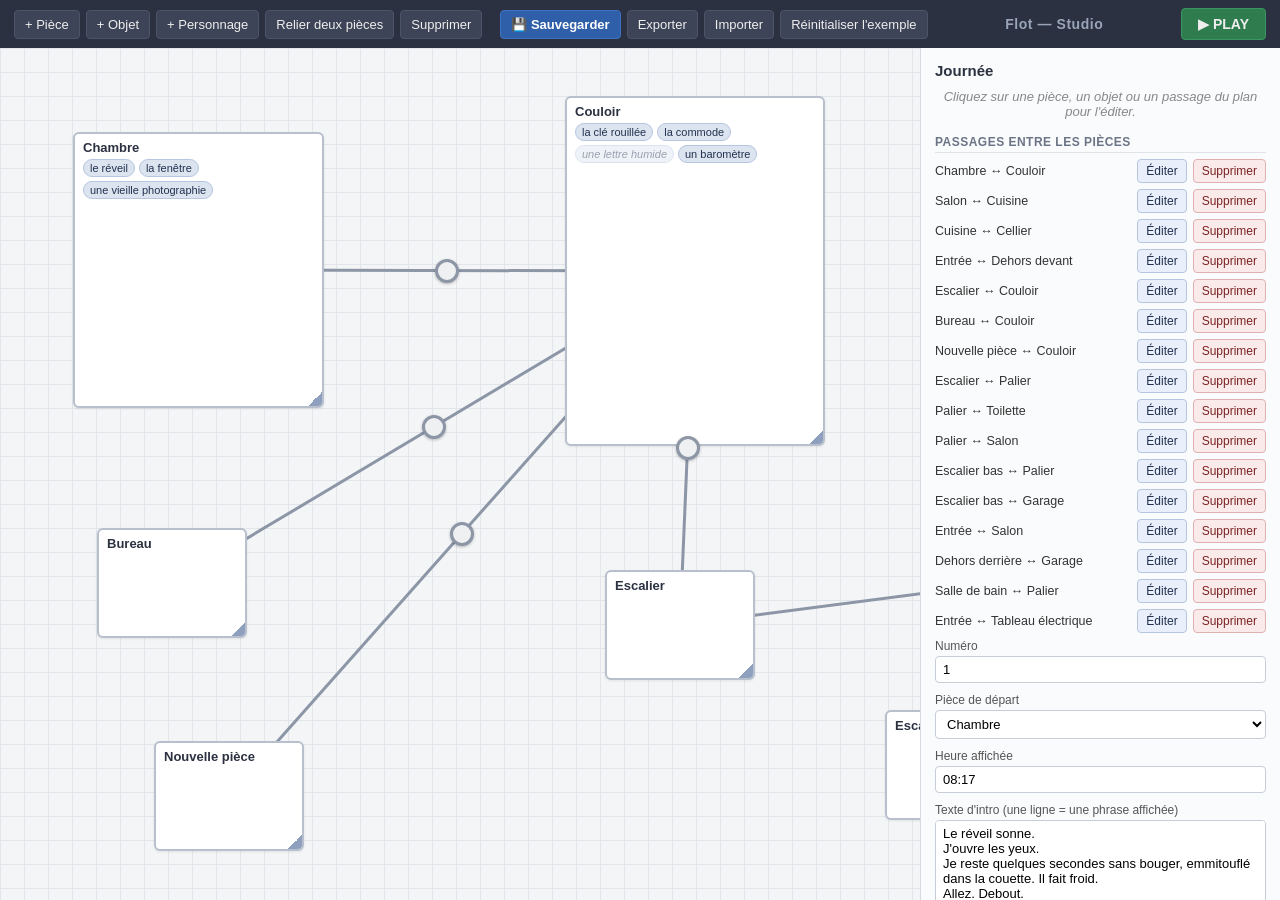
<file: index.html>
<!DOCTYPE html>
<html lang="fr">
<head>
<meta charset="UTF-8">
<meta name="viewport" content="width=device-width, initial-scale=1">
<title>Flot — Studio</title>
<link rel="stylesheet" href="style.css">
</head>
<body>

  <!-- ==================================================================
       LE STUDIO (mode édition)
       ================================================================== -->
  <div id="studio">

    <header id="barre-outils">
      <div class="barre-outils-groupe">
        <button id="btn-ajouter-piece" title="Ajouter une pièce">+ Pièce</button>
        <button id="btn-ajouter-objet" title="Ajouter un objet dans la pièce sélectionnée">+ Objet</button>
        <button id="btn-ajouter-personnage" title="Ajouter un personnage dans la pièce sélectionnée">+ Personnage</button>
        <button id="btn-relier" title="Cliquer sur deux pièces pour les relier">Relier deux pièces</button>
        <button id="btn-supprimer" title="Supprimer l'élément sélectionné">Supprimer</button>
      </div>
      <div class="barre-outils-groupe">
        <button id="btn-sauvegarder" class="bouton-sauvegarde" title="Écrit directement dans data/monde-exemple.js (nécessite lancer-studio.bat)">💾 Sauvegarder</button>
        <button id="btn-exporter" title="Télécharger monde.json">Exporter</button>
        <button id="btn-importer" title="Recharger un fichier monde.json">Importer</button>
        <input type="file" id="input-importer" accept="application/json" hidden>
        <button id="btn-reinitialiser" title="Revenir au monde d'exemple">Réinitialiser l'exemple</button>
      </div>
      <div class="barre-outils-titre">
        <span>Flot — Studio</span>
      </div>
      <div class="barre-outils-groupe">
        <button id="btn-play" class="bouton-play" title="Tester le jeu">▶ PLAY</button>
      </div>
    </header>

    <div id="bandeau-messages" class="cache"></div>

    <div id="zone-principale">
      <div id="plan-scroll">
        <div id="plan-conteneur">
          <svg id="svg-passages"></svg>
          <!-- les pièces sont injectées ici par studio.js -->
        </div>
      </div>

      <aside id="panneau-edition">
        <!-- le contenu du panneau est injecté par studio.js selon la sélection -->
      </aside>
    </div>

  </div>

  <!-- ==================================================================
       LE MODE JEU (Play) — par-dessus le studio
       ================================================================== -->
  <div id="mode-jeu-overlay" class="cache">
    <button id="btn-retour-studio" class="mj-retour-fixe" title="Retour au studio">← Retour au studio</button>
    <div id="mode-jeu-conteneur"></div>
  </div>

  <script src="data/monde-exemple.js"></script>
  <script src="engine.js"></script>
  <script src="studio.js"></script>
</body>
</html>
</file>
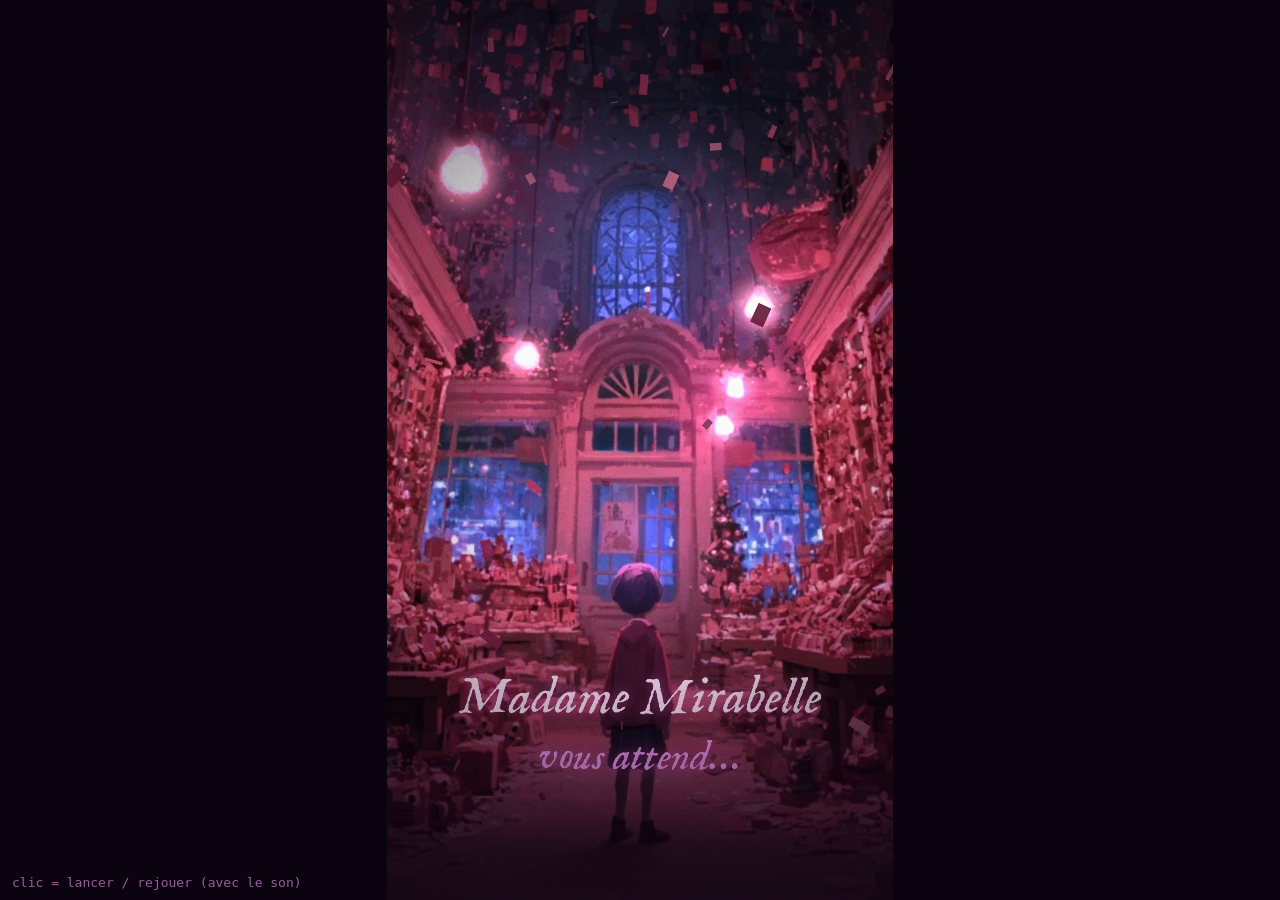
<file: animation-casse-noisette/index.html>
<!doctype html>
<html lang="fr">
<head>
<meta charset="utf-8">
<title>Le Casse-Noisette — teaser</title>
<link rel="stylesheet" href="fonts.css">
<style>
  html, body { margin: 0; height: 100%; background: #0b0310; overflow: hidden; }
  canvas {
    position: absolute; inset: 0; margin: auto; display: block;
    height: 100vh; width: 56.25vh; max-width: 100vw; max-height: 177.78vw;
  }
  #hud { position: fixed; left: 12px; bottom: 10px; color: #f29df3; font: 13px monospace; opacity: .6; }
</style>
</head>
<body>
<canvas id="c" width="1080" height="1920"></canvas>
<audio id="son" src="export/bande-son.wav" preload="auto"></audio>
<div id="hud">clic = lancer / rejouer (avec le son)</div>
<script src="assets/points.js"></script>
<script src="animation.js"></script>
</body>
</html>
</file>
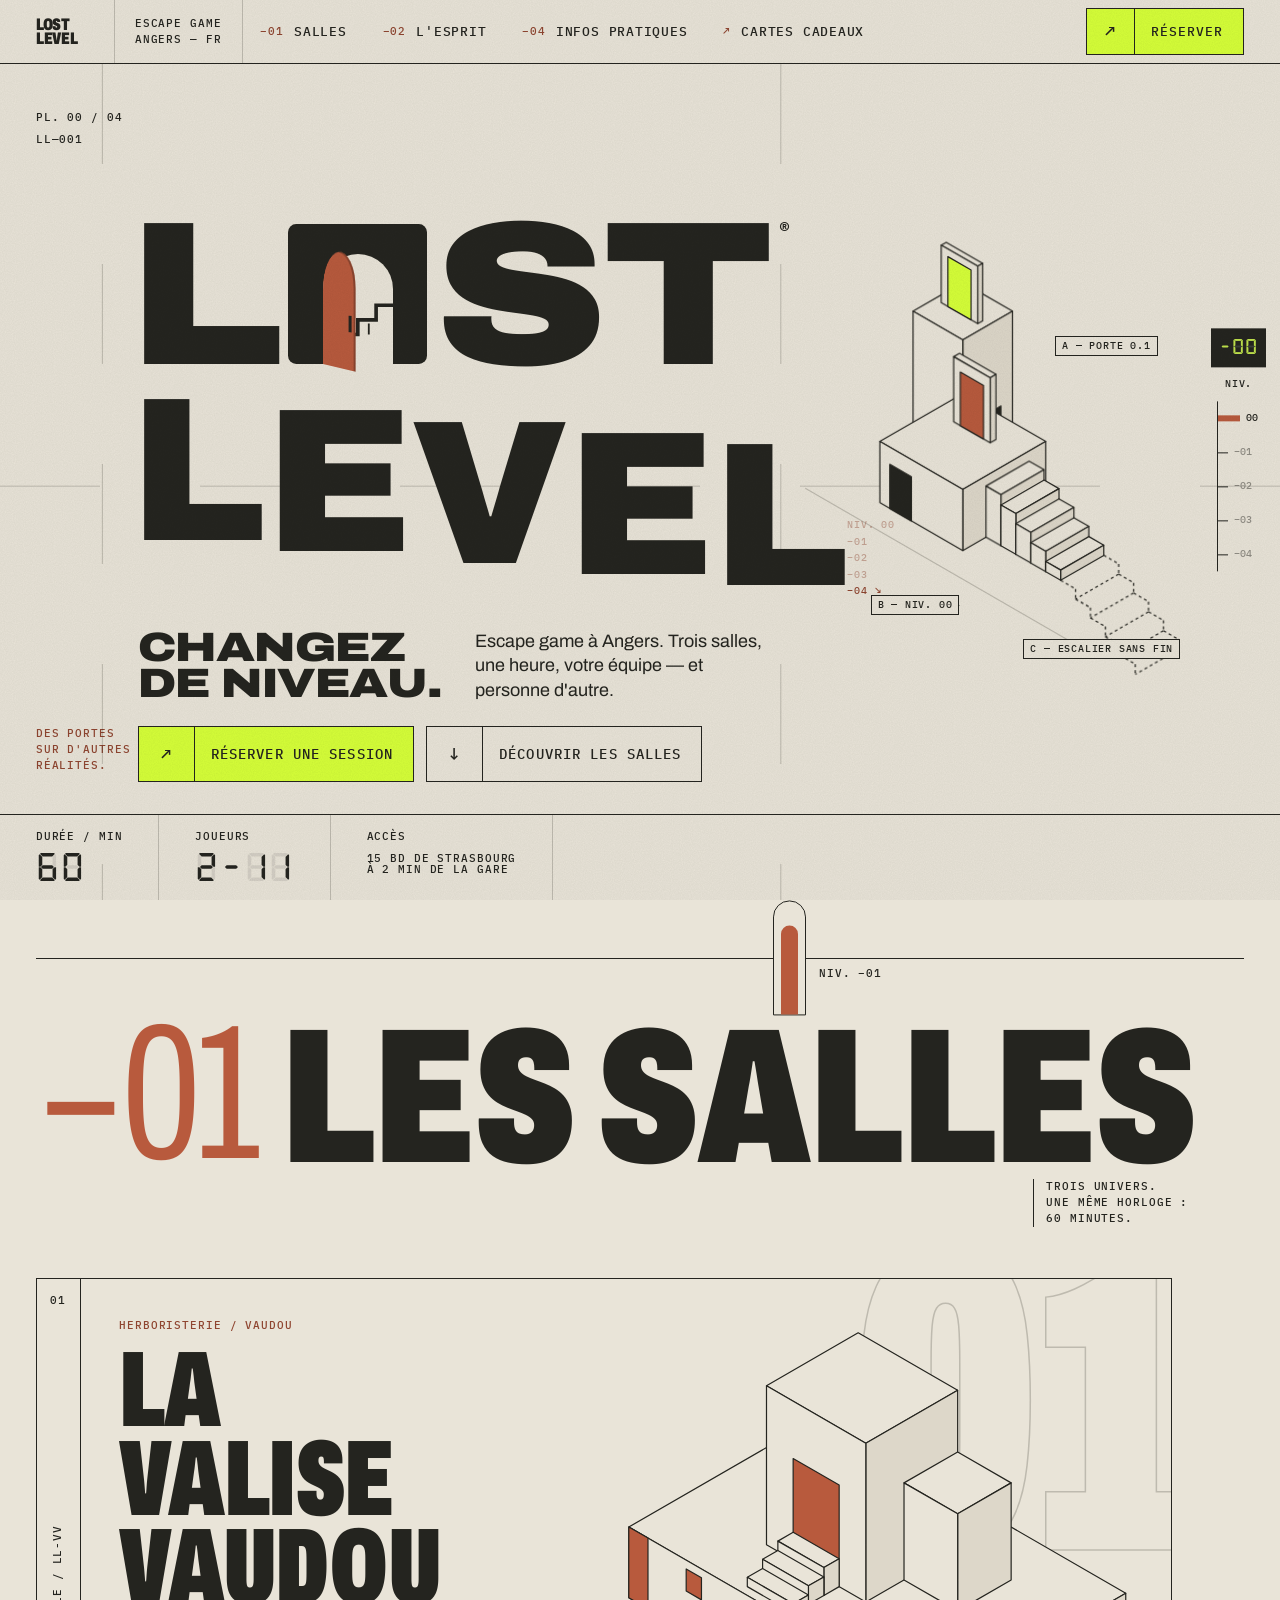
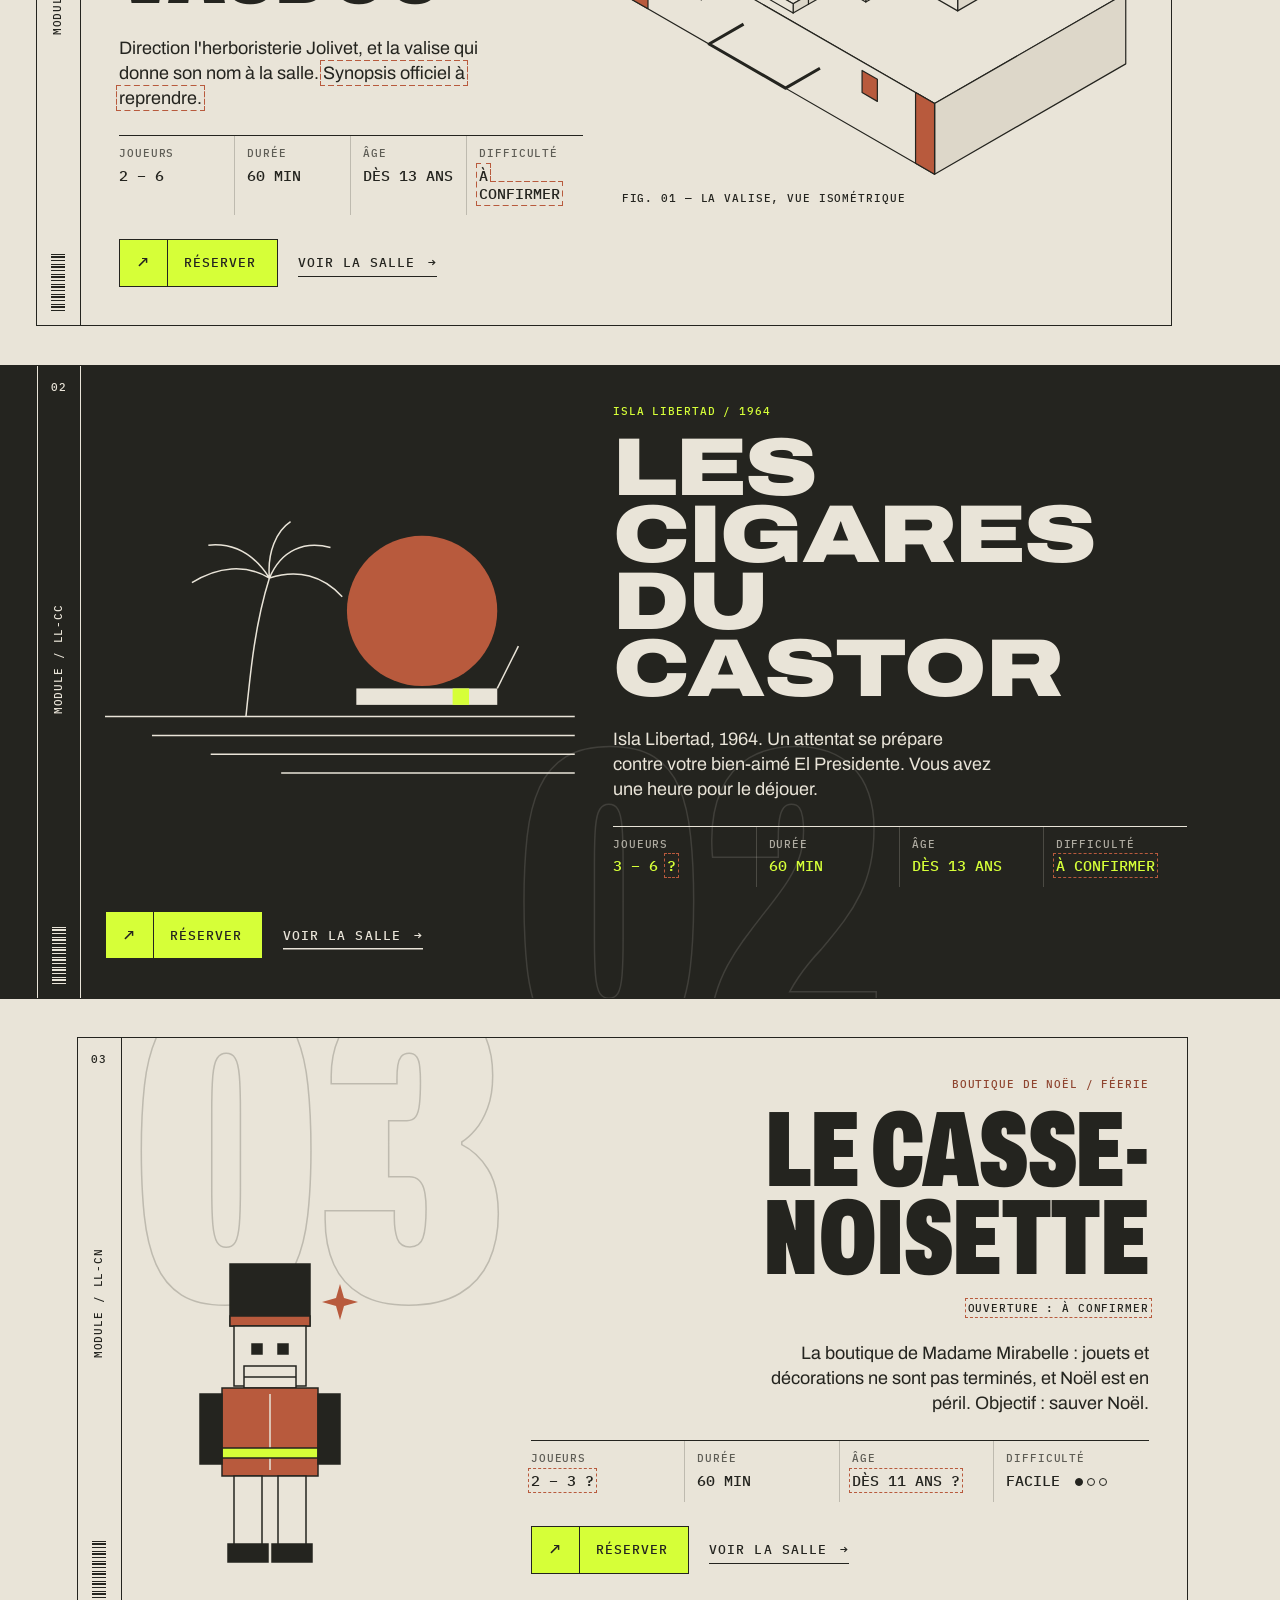
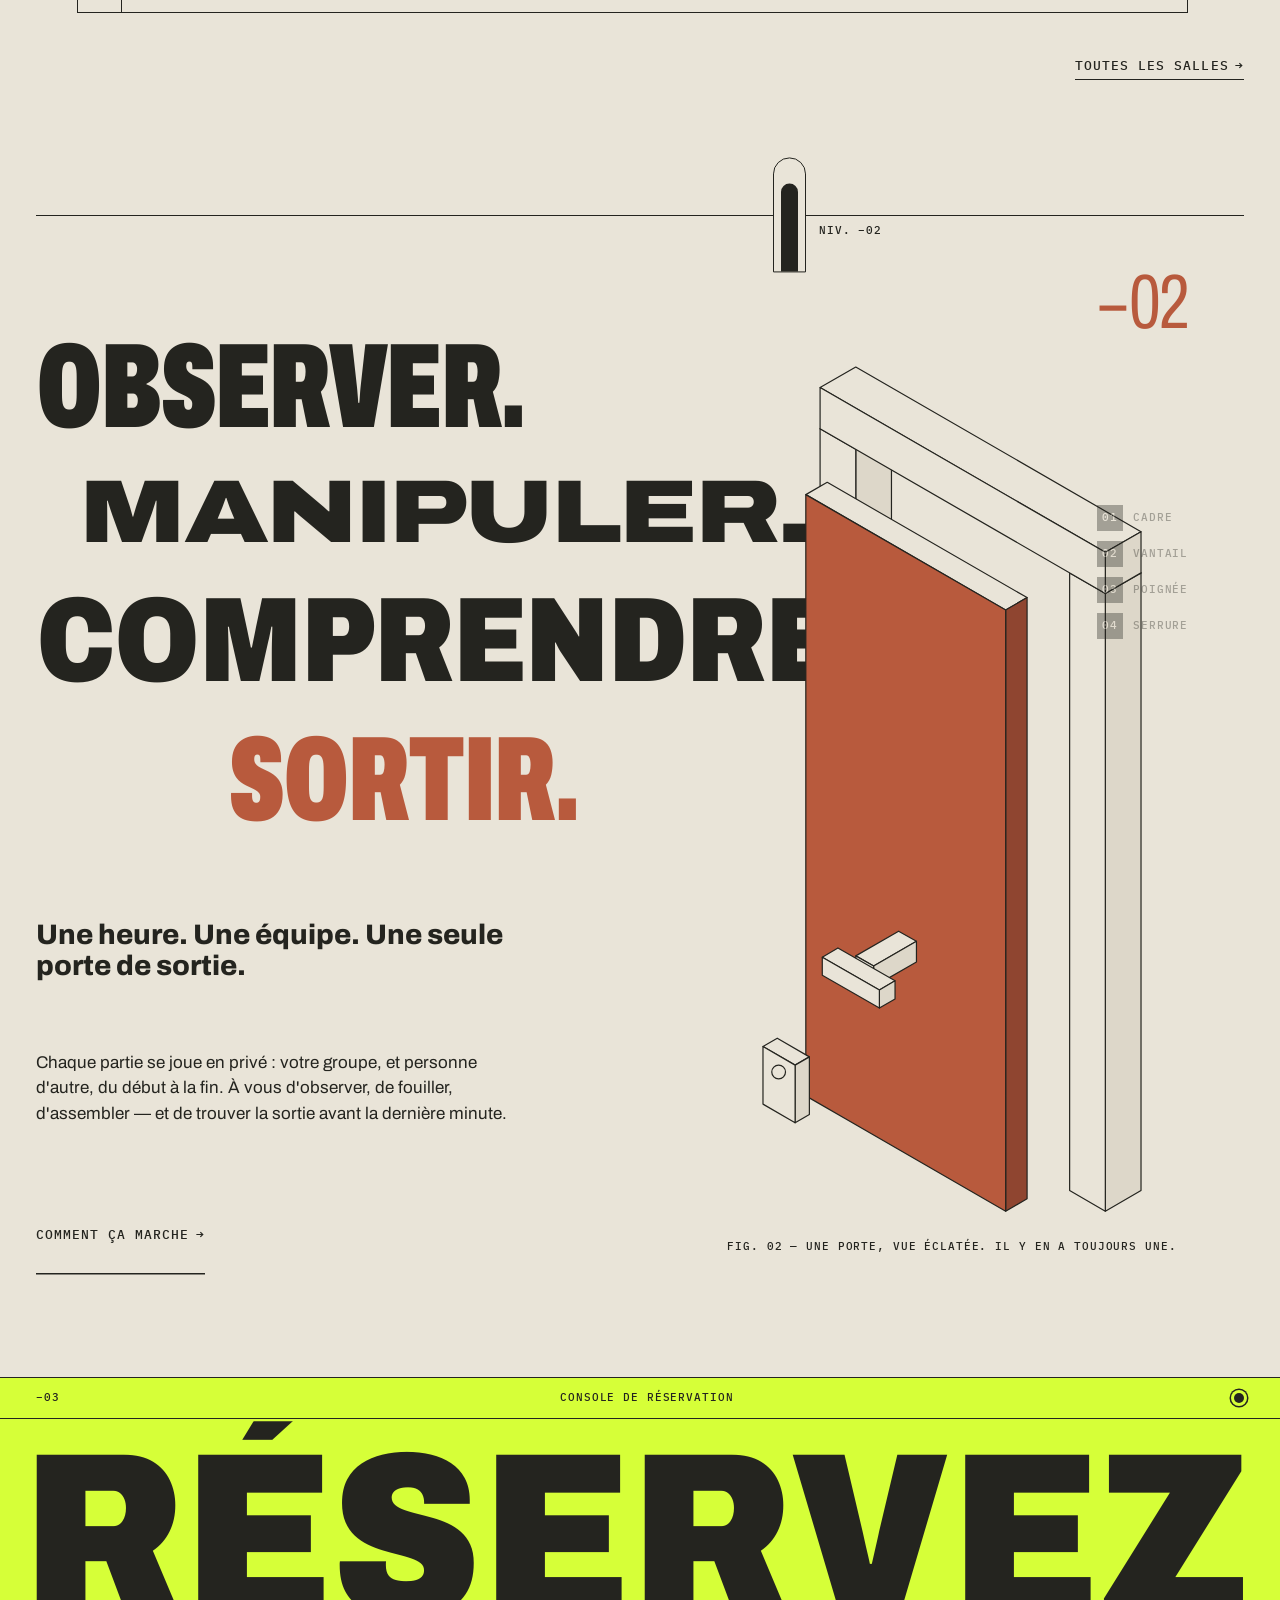
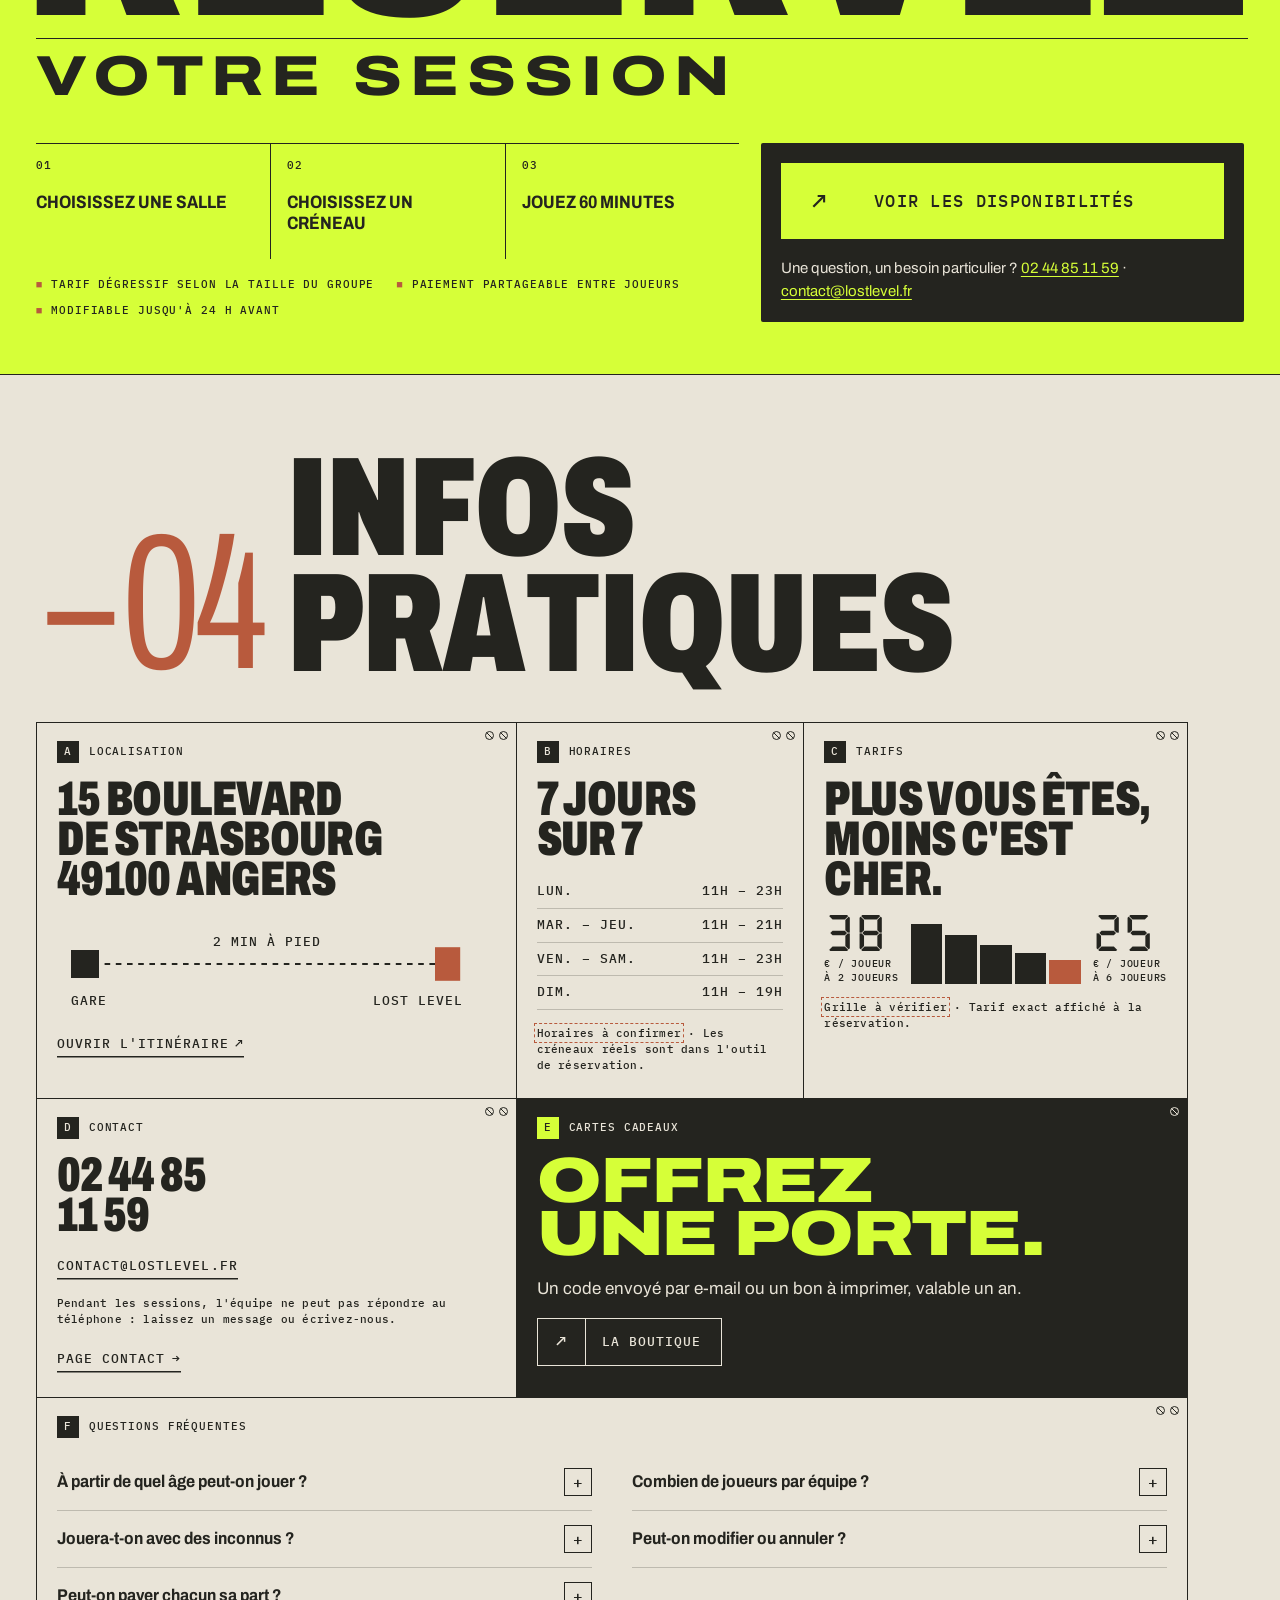
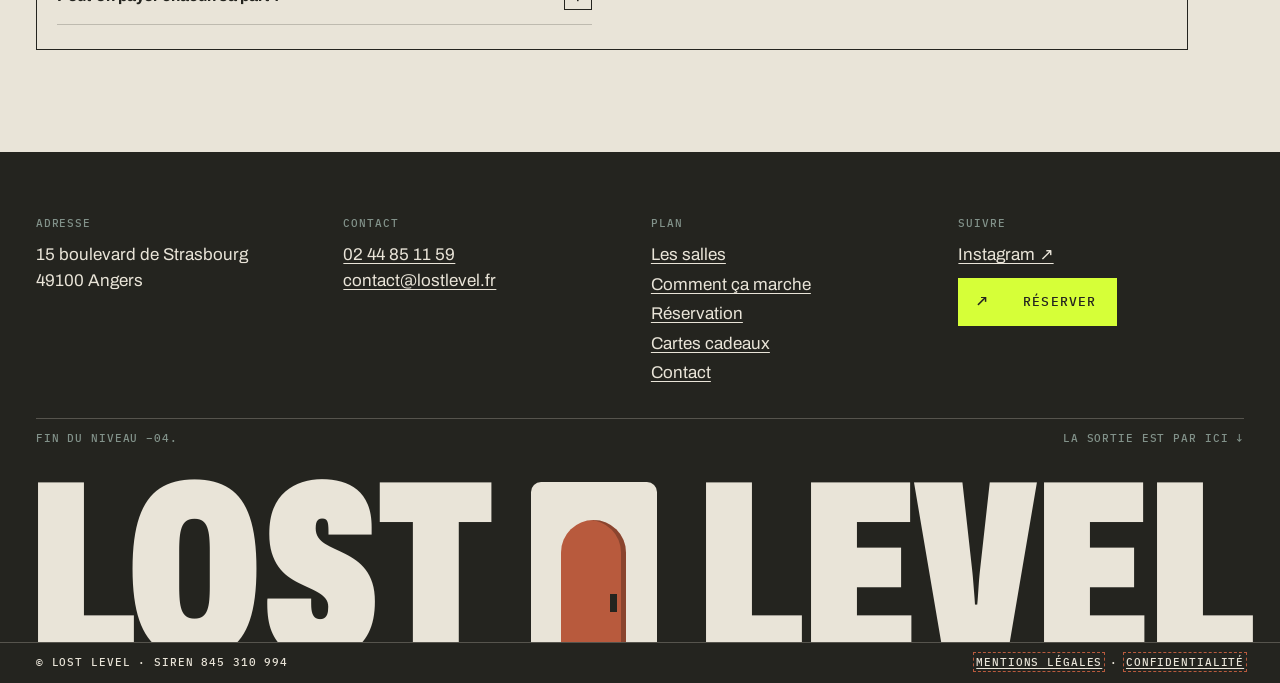
<file: lost-level/index.html>
<!doctype html>
<html lang="fr" class="no-js draft">
<head>
<meta charset="utf-8">
<meta name="viewport" content="width=device-width, initial-scale=1">
<title>Lost Level — Escape game à Angers, à 2 minutes de la gare</title>
<meta name="description" content="Lost Level, escape game à Angers : La Valise Vaudou, Les Cigares du Castor et Le Casse-Noisette. Sessions de 60 minutes en groupe privé, 15 boulevard de Strasbourg, à 2 minutes de la gare.">
<link rel="canonical" href="https://www.lostlevel.fr/">
<meta property="og:title" content="Lost Level — Escape game à Angers">
<meta property="og:description" content="Trois salles, 60 minutes, votre équipe et personne d'autre. Changez de niveau.">
<meta property="og:type" content="website">
<meta property="og:locale" content="fr_FR">
<meta name="theme-color" content="#E9E4D8">
<script>document.documentElement.classList.replace('no-js', 'js');</script>
<link rel="preconnect" href="https://fonts.googleapis.com">
<link rel="preconnect" href="https://fonts.gstatic.com" crossorigin>
<link rel="stylesheet" href="https://fonts.googleapis.com/css2?family=Archivo:wdth,wght@62..125,400..900&family=IBM+Plex+Mono:wght@400;500&display=swap">
<link rel="preload" href="assets/fonts/DSEG7Classic-Bold.woff2" as="font" type="font/woff2" crossorigin>
<link rel="stylesheet" href="assets/css/main.css">
<script type="application/ld+json">
{
  "@context": "https://schema.org",
  "@type": "EntertainmentBusiness",
  "name": "Lost Level",
  "description": "Escape game à Angers",
  "url": "https://www.lostlevel.fr/",
  "telephone": "+33244851159",
  "email": "contact@lostlevel.fr",
  "address": {
    "@type": "PostalAddress",
    "streetAddress": "15 boulevard de Strasbourg",
    "postalCode": "49100",
    "addressLocality": "Angers",
    "addressCountry": "FR"
  },
  "sameAs": ["https://www.instagram.com/lostlevel_angers/"]
}
</script>
<script src="assets/js/main.js" defer></script>
</head>
<body>

<a class="skip" href="#contenu">Aller au contenu</a>

<!-- ============================================================
     EN-TÊTE — barre de commande
     ============================================================ -->
<header class="bar" data-bar>
  <a class="bar__logo" href="/" aria-label="Lost Level — accueil">
    <span class="logo-mini" aria-hidden="true"><span>LOST</span><span>LEVEL</span></span>
  </a>
  <p class="bar__id mono" aria-hidden="true">ESCAPE GAME<br>ANGERS — FR</p>
  <nav class="bar__nav" id="nav" aria-label="Navigation principale">
    <ul>
      <li><a href="#salles"><span class="mono">−01</span> Salles</a></li>
      <li><a href="#esprit"><span class="mono">−02</span> L'esprit</a></li>
      <li><a href="#infos"><span class="mono">−04</span> Infos pratiques</a></li>
      <li><a href="/boutique.html"><span class="mono">↗</span> Cartes cadeaux</a></li>
    </ul>
  </nav>
  <a class="btn btn--acid bar__cta" href="/reservation-escape-game-angers.html">
    <span class="btn__icon" aria-hidden="true">↗</span> Réserver
  </a>
  <button class="bar__menu" type="button" aria-expanded="false" aria-controls="nav" data-menu>
    <span class="sr-only">Menu</span><span class="bar__menu-lines" aria-hidden="true"></span>
  </button>
</header>

<!-- ============================================================
     JAUGE DE NIVEAU — navigation verticale (écrans larges)
     ============================================================ -->
<nav class="gauge" aria-label="Niveaux de la page" data-gauge>
  <p class="gauge__lcd" aria-hidden="true"><span class="lcd-ghost">-88</span><span class="lcd" data-gauge-lcd>-00</span></p>
  <p class="gauge__label mono" aria-hidden="true">NIV.</p>
  <ol>
    <li><a href="#accueil" data-level="00" aria-label="Niveau 00 : accueil"><i></i><span>00</span></a></li>
    <li><a href="#salles" data-level="01" aria-label="Niveau −01 : les salles"><i></i><span>−01</span></a></li>
    <li><a href="#esprit" data-level="02" aria-label="Niveau −02 : l'esprit Lost Level"><i></i><span>−02</span></a></li>
    <li><a href="#reserver" data-level="03" aria-label="Niveau −03 : réserver"><i></i><span>−03</span></a></li>
    <li><a href="#infos" data-level="04" aria-label="Niveau −04 : infos pratiques"><i></i><span>−04</span></a></li>
  </ol>
</nav>

<main id="contenu">

<!-- ============================================================
     NIV. 00 — ACCUEIL
     ============================================================ -->
<section class="hero" id="accueil" data-level="00" aria-labelledby="hero-title">
  <svg class="hero__grid" aria-hidden="true" focusable="false" preserveAspectRatio="none" viewBox="0 0 100 100">
    <line x1="0" y1="50.5" x2="100" y2="50.5"/>
    <line x1="61" y1="0" x2="61" y2="100"/>
    <line x1="8" y1="0" x2="8" y2="100"/>
  </svg>

  <div class="hero__meta mono" aria-hidden="true">
    <p>PL. 00 / 04</p>
    <p>LL—001</p>
    <p class="hero__meta-rule">DES PORTES<br>SUR D'AUTRES<br>RÉALITÉS.</p>
  </div>

  <h1 class="hero__title" id="hero-title" aria-label="Lost Level, escape game à Angers">
    <span class="word word--lost" aria-hidden="true"><span class="ch" style="--i:0">L</span><span class="ch ch--door" style="--i:1"><span class="door-o"><span class="door-o__room"><svg viewBox="0 0 40 60" preserveAspectRatio="xMidYMax slice"><path d="M0 60 L0 52 L10 52 L10 44 L20 44 L20 36 L30 36 L30 28 L40 28"/><path d="M6 60 L6 54 M16 52 L16 46 M26 44 L26 38" class="thin"/></svg></span><span class="door-o__leaf"></span></span></span><span class="ch" style="--i:2">S</span><span class="ch" style="--i:3">T</span><sup class="reg">®</sup></span>
    <span class="word word--level" aria-hidden="true"><span class="ch" style="--i:0">L</span><span class="ch" style="--i:1">E</span><span class="ch" style="--i:2">V</span><span class="ch" style="--i:3">E</span><span class="ch" style="--i:4">L</span><span class="hero__level-tag mono"><span>NIV. 00</span><span>−01</span><span>−02</span><span>−03</span><span>−04 ↘</span></span></span>
  </h1>

  <div class="hero__drawing" aria-hidden="true">
    <!-- iso:hero --><svg class="iso iso--hero" viewBox="-283.7 -381.4 670.5 775.3" aria-hidden="true" focusable="false"><g><polygon class="f-top" points="0,-306 88.3,-255 0,-204 -88.3,-255"/><polygon class="f-side" points="88.3,-17 0,34 0,-204 88.3,-255"/><polygon class="f-front" points="-88.3,-17 0,34 0,-204 -88.3,-255"/></g><polygon class="door door--dark" points="67.7,-5.1 26.5,18.7 26.5,-62.9 67.7,-86.7"/><g class="frame"><polygon class="f-top" points="-29.4,-377.4 35.3,-340 26.5,-334.9 -38.3,-372.3"/><polygon class="f-side" points="35.3,-238 26.5,-232.9 26.5,-334.9 35.3,-340"/><polygon class="f-front" points="-38.3,-270.3 26.5,-232.9 26.5,-334.9 -38.3,-372.3"/></g><polygon class="door door--void" points="-26.5,-263.5 14.7,-239.7 14.7,-328.1 -26.5,-351.9"/><g><polygon class="f-top" points="0,-108.8 147.2,-23.8 0,61.2 -147.2,-23.8"/><polygon class="f-side" points="147.2,85 0,170 0,61.2 147.2,-23.8"/><polygon class="f-front" points="-147.2,85 0,170 0,61.2 -147.2,-23.8"/></g><polygon class="door door--dark" points="-129.6,95.2 -91.3,117.3 -91.3,39.1 -129.6,17"/><g class="frame"><polygon class="f-top" points="-5.9,-180.2 58.9,-142.8 48.6,-136.8 -16.2,-174.2"/><polygon class="f-side" points="58.9,-27.2 48.6,-21.3 48.6,-136.8 58.9,-142.8"/><polygon class="f-front" points="-16.2,-58.7 48.6,-21.3 48.6,-136.8 -16.2,-174.2"/></g><polygon class="door door--rust js-hero-door" points="-4.4,-51.9 36.8,-28.1 36.8,-123.3 -4.4,-147.1"/><g><polygon class="f-top" points="117.8,11.3 144.3,26.6 67.7,70.8 41.2,55.5"/><polygon class="f-side" points="144.3,117.3 67.7,161.5 67.7,70.8 144.3,26.6"/><polygon class="f-front" points="41.2,146.2 67.7,161.5 67.7,70.8 41.2,55.5"/></g><g><polygon class="f-top" points="144.3,44.8 170.8,60.1 94.2,104.3 67.7,89"/><polygon class="f-side" points="170.8,132.6 94.2,176.8 94.2,104.3 170.8,60.1"/><polygon class="f-front" points="67.7,161.5 94.2,176.8 94.2,104.3 67.7,89"/></g><g><polygon class="f-top" points="170.8,78.2 197.3,93.5 120.7,137.7 94.2,122.4"/><polygon class="f-side" points="197.3,147.9 120.7,192.1 120.7,137.7 197.3,93.5"/><polygon class="f-front" points="94.2,176.8 120.7,192.1 120.7,137.7 94.2,122.4"/></g><g><polygon class="f-top" points="197.3,111.6 223.8,126.9 147.2,171.1 120.7,155.8"/><polygon class="f-side" points="223.8,163.2 147.2,207.4 147.2,171.1 223.8,126.9"/><polygon class="f-front" points="120.7,192.1 147.2,207.4 147.2,171.1 120.7,155.8"/></g><g><polygon class="f-top" points="223.8,145.1 250.3,160.4 173.7,204.6 147.2,189.3"/><polygon class="f-side" points="250.3,178.5 173.7,222.7 173.7,204.6 250.3,160.4"/><polygon class="f-front" points="147.2,207.4 173.7,222.7 173.7,204.6 147.2,189.3"/></g><line class="c dash" x1="250.3" y1="178.5" x2="276.8" y2="193.8"/><line class="c dash" x1="173.7" y1="222.7" x2="200.2" y2="238"/><line class="c dash" x1="276.8" y1="193.8" x2="276.8" y2="211.9"/><line class="c dash" x1="200.2" y1="238" x2="200.2" y2="256.1"/><line class="c dash" x1="276.8" y1="211.9" x2="200.2" y2="256.1"/><line class="c dash" x1="276.8" y1="211.9" x2="303.3" y2="227.2"/><line class="c dash" x1="200.2" y1="256.1" x2="226.7" y2="271.4"/><line class="c dash" x1="303.3" y1="227.2" x2="303.3" y2="245.4"/><line class="c dash" x1="226.7" y1="271.4" x2="226.7" y2="289.6"/><line class="c dash" x1="303.3" y1="245.4" x2="226.7" y2="289.6"/><line class="c dash" x1="303.3" y1="245.4" x2="329.8" y2="260.7"/><line class="c dash" x1="226.7" y1="289.6" x2="253.2" y2="304.9"/><line class="c dash" x1="329.8" y1="260.7" x2="329.8" y2="278.8"/><line class="c dash" x1="253.2" y1="304.9" x2="253.2" y2="323"/><line class="c dash" x1="329.8" y1="278.8" x2="253.2" y2="323"/><line class="c dash" x1="329.8" y1="278.8" x2="356.3" y2="294.1"/><line class="c dash" x1="253.2" y1="323" x2="279.7" y2="338.3"/><line class="c dash" x1="356.3" y1="294.1" x2="356.3" y2="312.2"/><line class="c dash" x1="279.7" y1="338.3" x2="279.7" y2="356.4"/><line class="c dash" x1="356.3" y1="312.2" x2="279.7" y2="356.4"/><line class="c dash" x1="356.3" y1="312.2" x2="382.8" y2="327.5"/><line class="c dash" x1="279.7" y1="356.4" x2="306.2" y2="371.7"/><line class="c dash" x1="382.8" y1="327.5" x2="382.8" y2="345.7"/><line class="c dash" x1="306.2" y1="371.7" x2="306.2" y2="389.9"/><line class="c dash" x1="382.8" y1="345.7" x2="306.2" y2="389.9"/><line class="c ground" x1="-279.7" y1="59.5" x2="191.4" y2="331.5"/></svg><!-- /iso -->
    <span class="callout callout--a mono">A — PORTE 0.1</span>
    <span class="callout callout--b mono">B — NIV. 00</span>
    <span class="callout callout--c mono">C — ESCALIER SANS FIN</span>
  </div>

  <div class="hero__panel">
    <p class="hero__claim">Changez<br>de niveau.</p>
    <p class="hero__lede">Escape game à Angers. Trois salles, une heure, votre équipe — et personne d'autre.</p>
    <div class="hero__actions">
      <a class="btn btn--acid btn--lg" href="/reservation-escape-game-angers.html"><span class="btn__icon" aria-hidden="true">↗</span> Réserver une session</a>
      <a class="btn btn--line btn--lg" href="#salles"><span class="btn__icon" aria-hidden="true">↓</span> Découvrir les salles</a>
    </div>
  </div>

  <dl class="hero__specs">
    <div class="spec spec--lcd">
      <dt class="mono">Durée / min</dt>
      <dd><span class="lcd-ghost" aria-hidden="true">88</span><span class="lcd" data-count="60">60</span><span class="sr-only"> minutes</span></dd>
    </div>
    <div class="spec spec--lcd">
      <dt class="mono">Joueurs</dt>
      <dd><span class="lcd-ghost" aria-hidden="true">8-88</span><span class="lcd">2-11</span><span class="sr-only"> : de 2 à 11 joueurs</span></dd>
    </div>
    <div class="spec">
      <dt class="mono">Accès</dt>
      <dd class="mono">15 BD DE STRASBOURG<br>À 2 MIN DE LA GARE</dd>
    </div>
  </dl>
</section>

<!-- jointure : une ligne devient une ouverture -->
<div class="seam" aria-hidden="true" data-reveal><span class="seam__line"></span><span class="seam__door"></span><span class="seam__label mono">NIV. −01</span></div>

<!-- ============================================================
     NIV. −01 — LES SALLES
     ============================================================ -->
<section class="rooms" id="salles" data-level="01" aria-labelledby="rooms-title">
  <header class="sec-head">
    <p class="sec-head__num" aria-hidden="true">−01</p>
    <h2 class="sec-head__title" id="rooms-title" data-split>Les salles</h2>
    <p class="sec-head__note mono">TROIS UNIVERS.<br>UNE MÊME HORLOGE :<br>60 MINUTES.</p>
  </header>

  <!-- SALLE 01 -->
  <article class="room room--a" aria-labelledby="room-1" data-reveal>
    <div class="room__rail mono" aria-hidden="true"><span>01</span><span>MODULE / LL-VV</span><span class="barcode"></span></div>
    <p class="room__num" aria-hidden="true">01</p>
    <div class="room__head">
      <p class="room__kicker mono">Herboristerie / Vaudou</p>
      <h3 class="room__title" id="room-1"><a href="/escape-game-angers-valise-vaudou.html"><span>La</span> <span>Valise</span> <span>Vaudou</span></a></h3>
    </div>
    <figure class="room__art">
      <!-- iso:valise --><svg class="iso iso--valise" viewBox="-116.6 -95 300.7 268" aria-hidden="true" focusable="false"><g><polygon class="f-top" points="0,-41.6 180.1,62.4 67.5,127.4 -112.6,23.4"/><polygon class="f-side" points="180.1,104 67.5,169 67.5,127.4 180.1,62.4"/><polygon class="f-front" points="-112.6,65 67.5,169 67.5,127.4 -112.6,23.4"/></g><polyline class="c thick" points="-45,80.6 -65.3,92.3 -20.3,118.3 0,106.6"/><polygon class="door door--rust" points="-112.6,65 -101.3,71.5 -101.3,29.9 -112.6,23.4"/><polygon class="door door--rust" points="56.3,162.5 67.5,169 67.5,127.4 56.3,120.9"/><polygon class="door door--rust" points="-78.8,61.1 -69.8,66.3 -69.8,53.3 -78.8,48.1"/><polygon class="door door--rust" points="24.8,120.9 33.8,126.1 33.8,113.1 24.8,107.9"/><g><polygon class="f-top" points="22.5,-91 81.1,-57.2 27,-26 -31.5,-59.8"/><polygon class="f-side" points="81.1,36.4 27,67.6 27,-26 81.1,-57.2"/><polygon class="f-front" points="-31.5,33.8 27,67.6 27,-26 -31.5,-59.8"/></g><polygon class="door door--rust js-room-door" points="-15.8,42.9 11.3,58.5 11.3,-1.3 -15.8,-16.9"/><g><polygon class="f-top" points="81.1,-20.8 112.6,-2.6 81.1,15.6 49.5,-2.6"/><polygon class="f-side" points="112.6,54.6 81.1,72.8 81.1,15.6 112.6,-2.6"/><polygon class="f-front" points="49.5,54.6 81.1,72.8 81.1,15.6 49.5,-2.6"/></g><g><polygon class="f-top" points="-15.8,26.5 11.3,42.1 2.3,47.3 -24.8,31.7"/><polygon class="f-side" points="11.3,58.5 2.3,63.7 2.3,47.3 11.3,42.1"/><polygon class="f-front" points="-24.8,48.1 2.3,63.7 2.3,47.3 -24.8,31.7"/></g><g><polygon class="f-top" points="-24.8,37.2 2.3,52.8 -6.8,58 -33.8,42.4"/><polygon class="f-side" points="2.3,63.7 -6.8,68.9 -6.8,58 2.3,52.8"/><polygon class="f-front" points="-33.8,53.3 -6.8,68.9 -6.8,58 -33.8,42.4"/></g><g><polygon class="f-top" points="-33.8,47.8 -6.8,63.4 -15.8,68.6 -42.8,53"/><polygon class="f-side" points="-6.8,68.9 -15.8,74.1 -15.8,68.6 -6.8,63.4"/><polygon class="f-front" points="-42.8,58.5 -15.8,74.1 -15.8,68.6 -42.8,53"/></g></svg><!-- /iso -->
      <figcaption class="mono">FIG. 01 — LA VALISE, VUE ISOMÉTRIQUE</figcaption>
    </figure>
    <p class="room__text">Direction l'herboristerie Jolivet, et la valise qui donne son nom à la salle. <span class="tbc" data-a-verifier="Reprendre le synopsis officiel de la page de la salle">Synopsis officiel à reprendre.</span></p>
    <dl class="plate">
      <div><dt>Joueurs</dt><dd>2 – 6</dd></div>
      <div><dt>Durée</dt><dd>60 min</dd></div>
      <div><dt>Âge</dt><dd>Dès 13 ans</dd></div>
      <div><dt>Difficulté</dt><dd><span class="tbc" data-a-verifier="Difficulté : sources contradictoires (« facile » vs « élevée »)">À confirmer</span></dd></div>
    </dl>
    <div class="room__links">
      <a class="btn btn--acid" href="/reservation-escape-game-angers.html"><span class="btn__icon" aria-hidden="true">↗</span> Réserver<span class="sr-only"> La Valise Vaudou</span></a>
      <a class="link-arrow" href="/escape-game-angers-valise-vaudou.html">Voir la salle<span class="sr-only"> La Valise Vaudou</span> <span aria-hidden="true">→</span></a>
    </div>
  </article>

  <!-- SALLE 02 -->
  <article class="room room--b" aria-labelledby="room-2" data-reveal>
    <div class="room__rail mono" aria-hidden="true"><span>02</span><span>MODULE / LL-CC</span><span class="barcode"></span></div>
    <p class="room__num" aria-hidden="true">02</p>
    <div class="room__head">
      <p class="room__kicker mono">Isla Libertad / 1964</p>
      <h3 class="room__title" id="room-2"><a href="/escape-game-angers-cigares-du-castor.html"><span>Les Cigares</span> <span>du Castor</span></a></h3>
    </div>
    <figure class="room__art room__art--isla" aria-hidden="true">
      <svg viewBox="0 0 400 300" focusable="false">
        <circle class="sun" cx="270" cy="120" r="64"/>
        <g class="horizon"><line x1="0" y1="210" x2="400" y2="210"/><line x1="40" y1="226" x2="400" y2="226"/><line x1="90" y1="242" x2="400" y2="242"/><line x1="150" y1="258" x2="400" y2="258"/></g>
        <g class="palm">
          <path d="M120 210 C124 170 128 130 140 92"/>
          <path d="M140 92 C120 80 96 82 74 96 M140 92 C126 70 108 62 88 64 M140 92 C150 68 170 60 192 66 M140 92 C164 84 186 90 202 108 M140 92 C138 70 146 52 158 44"/>
        </g>
        <rect class="cigar" x="214" y="186" width="120" height="14"/>
        <rect class="cigar-band" x="296" y="186" width="14" height="14"/>
        <line class="smoke" x1="334" y1="186" x2="352" y2="150"/>
      </svg>
    </figure>
    <p class="room__text">Isla Libertad, 1964. Un attentat se prépare contre votre bien-aimé El Presidente. Vous avez une heure pour le déjouer.</p>
    <dl class="plate">
      <div><dt>Joueurs</dt><dd>3 – 6 <span class="tbc" data-a-verifier="Joueurs : 3–6 sur la liste des salles du site officiel, 3–5 sur d'autres annuaires">?</span></dd></div>
      <div><dt>Durée</dt><dd>60 min</dd></div>
      <div><dt>Âge</dt><dd>Dès 13 ans</dd></div>
      <div><dt>Difficulté</dt><dd><span class="tbc" data-a-verifier="Difficulté non trouvée">À confirmer</span></dd></div>
    </dl>
    <div class="room__links">
      <a class="btn btn--acid" href="/reservation-escape-game-angers.html"><span class="btn__icon" aria-hidden="true">↗</span> Réserver<span class="sr-only"> Les Cigares du Castor</span></a>
      <a class="link-arrow" href="/escape-game-angers-cigares-du-castor.html">Voir la salle<span class="sr-only"> Les Cigares du Castor</span> <span aria-hidden="true">→</span></a>
    </div>
  </article>

  <!-- SALLE 03 -->
  <article class="room room--c" aria-labelledby="room-3" data-reveal>
    <div class="room__rail mono" aria-hidden="true"><span>03</span><span>MODULE / LL-CN</span><span class="barcode"></span></div>
    <p class="room__num" aria-hidden="true">03</p>
    <div class="room__head">
      <p class="room__kicker mono">Boutique de Noël / Féerie</p>
      <h3 class="room__title" id="room-3"><a href="/escape-game-angers-casse-noisette.html"><span>Le Casse-</span><span>Noisette</span></a></h3>
      <p class="room__status mono"><span class="tbc" data-a-verifier="Statut : « Ouverture prochainement » sur la page de la salle, « Septembre 2026 » sur l'accueil">Ouverture : à confirmer</span></p>
    </div>
    <figure class="room__art room__art--nut" aria-hidden="true">
      <svg viewBox="0 0 220 320" focusable="false">
        <rect class="ink" x="70" y="10" width="80" height="62"/>
        <rect class="rust" x="70" y="62" width="80" height="10"/>
        <rect class="paper" x="74" y="72" width="72" height="60"/>
        <rect class="ink" x="92" y="90" width="10" height="10"/><rect class="ink" x="118" y="90" width="10" height="10"/>
        <rect class="paper" x="84" y="112" width="52" height="22"/>
        <line x1="84" y1="123" x2="136" y2="123"/>
        <rect class="rust" x="62" y="134" width="96" height="88"/>
        <line class="paper-line" x1="110" y1="140" x2="110" y2="216"/>
        <rect class="acid" x="62" y="194" width="96" height="10"/>
        <rect class="ink" x="40" y="140" width="22" height="70"/><rect class="ink" x="158" y="140" width="22" height="70"/>
        <rect class="paper" x="74" y="222" width="28" height="74"/><rect class="paper" x="118" y="222" width="28" height="74"/>
        <rect class="ink" x="68" y="290" width="40" height="18"/><rect class="ink" x="112" y="290" width="40" height="18"/>
        <path class="star" d="M180 30 L184 44 L198 48 L184 52 L180 66 L176 52 L162 48 L176 44 Z"/>
      </svg>
    </figure>
    <p class="room__text">La boutique de Madame Mirabelle&nbsp;: jouets et décorations ne sont pas terminés, et Noël est en péril. Objectif&nbsp;: sauver Noël.</p>
    <dl class="plate">
      <div><dt>Joueurs</dt><dd><span class="tbc" data-a-verifier="Joueurs : « 2 – 3 » sur la page de la salle, à confirmer">2 – 3 ?</span></dd></div>
      <div><dt>Durée</dt><dd>60 min</dd></div>
      <div><dt>Âge</dt><dd><span class="tbc" data-a-verifier="Âge : 11 ans sur la page de la salle, 13 ans dans la FAQ">Dès 11 ans ?</span></dd></div>
      <div><dt>Difficulté</dt><dd>Facile <span class="dots" aria-hidden="true"><i class="on"></i><i></i><i></i></span></dd></div>
    </dl>
    <div class="room__links">
      <a class="btn btn--acid" href="/reservation-escape-game-angers.html"><span class="btn__icon" aria-hidden="true">↗</span> Réserver<span class="sr-only"> Le Casse-Noisette</span></a>
      <a class="link-arrow" href="/escape-game-angers-casse-noisette.html">Voir la salle<span class="sr-only"> Le Casse-Noisette</span> <span aria-hidden="true">→</span></a>
    </div>
  </article>

  <p class="rooms__all"><a class="link-arrow" href="/rooms.html">Toutes les salles <span aria-hidden="true">→</span></a></p>
</section>

<div class="seam seam--dark" aria-hidden="true" data-reveal><span class="seam__line"></span><span class="seam__door"></span><span class="seam__label mono">NIV. −02</span></div>

<!-- ============================================================
     NIV. −02 — L'ESPRIT LOST LEVEL
     ============================================================ -->
<section class="spirit" id="esprit" data-level="02" aria-labelledby="spirit-title" data-explode>
  <p class="spirit__num" aria-hidden="true">−02</p>
  <h2 class="sr-only" id="spirit-title">L'esprit Lost Level</h2>
  <p class="spirit__words" aria-hidden="true">
    <span class="w w--1" data-split>Observer.</span>
    <span class="w w--2" data-split>Manipuler.</span>
    <span class="w w--3" data-split>Comprendre.</span>
    <span class="w w--4" data-split>Sortir.</span>
  </p>
  <p class="sr-only">Observer, manipuler, comprendre, sortir.</p>

  <figure class="spirit__diagram" aria-hidden="true">
    <!-- iso:door --><svg class="iso iso--door" viewBox="-37.8 -244 145.7 315.5" aria-hidden="true" focusable="false"><g class="xp" style="--n:0"><g><polygon class="f-top" points="0,-225 13,-217.5 0,-210 -13,-217.5"/><polygon class="f-side" points="13,7.5 0,15 0,-210 13,-217.5"/><polygon class="f-front" points="-13,7.5 0,15 0,-210 -13,-217.5"/></g><g><polygon class="f-top" points="90.9,-172.5 103.9,-165 90.9,-157.5 77.9,-165"/><polygon class="f-side" points="103.9,60 90.9,67.5 90.9,-157.5 103.9,-165"/><polygon class="f-front" points="77.9,60 90.9,67.5 90.9,-157.5 77.9,-165"/></g><g><polygon class="f-top" points="0,-240 103.9,-180 90.9,-172.5 -13,-232.5"/><polygon class="f-side" points="103.9,-165 90.9,-157.5 90.9,-172.5 103.9,-180"/><polygon class="f-front" points="-13,-217.5 90.9,-157.5 90.9,-172.5 -13,-232.5"/></g></g><g class="xp" style="--n:1"><g class="leaf"><polygon class="f-top" points="-10.4,-198 62.4,-156 54.6,-151.5 -18.2,-193.5"/><polygon class="f-rust-dark" points="62.4,63 54.6,67.5 54.6,-151.5 62.4,-156"/><polygon class="f-rust" points="-18.2,25.5 54.6,67.5 54.6,-151.5 -18.2,-193.5"/></g></g><g class="xp" style="--n:2"><g><polygon class="f-top" points="15.6,-34.5 22.1,-30.8 6.5,-21.8 0,-25.5"/><polygon class="f-side" points="22.1,-23.3 6.5,-14.3 6.5,-21.8 22.1,-30.8"/><polygon class="f-front" points="0,-18 6.5,-14.3 6.5,-21.8 0,-25.5"/></g><g><polygon class="f-top" points="-6.5,-28.4 14.3,-16.4 8.6,-13.1 -12.2,-25"/><polygon class="f-side" points="14.3,-9.8 8.6,-6.5 8.6,-13.1 14.3,-16.4"/><polygon class="f-front" points="-12.2,-18.4 8.6,-6.5 8.6,-13.1 -12.2,-25"/></g></g><g class="xp" style="--n:3"><g><polygon class="f-top" points="-28.6,4.5 -16.9,11.3 -22.1,14.3 -33.8,7.5"/><polygon class="f-side" points="-16.9,32.3 -22.1,35.3 -22.1,14.3 -16.9,11.3"/><polygon class="f-front" points="-33.8,28.5 -22.1,35.3 -22.1,14.3 -33.8,7.5"/></g><circle class="c" cx="-28.1" cy="16.8" r="2.5"/></g></svg><!-- /iso -->
    <ol class="spirit__callouts mono">
      <li style="--n:0"><span>01</span> Cadre</li>
      <li style="--n:1"><span>02</span> Vantail</li>
      <li style="--n:2"><span>03</span> Poignée</li>
      <li style="--n:3"><span>04</span> Serrure</li>
    </ol>
    <figcaption class="mono">FIG. 02 — UNE PORTE, VUE ÉCLATÉE. IL Y EN A TOUJOURS UNE.</figcaption>
  </figure>

  <div class="spirit__statement">
    <p class="spirit__lead">Une heure. Une équipe. Une seule porte de sortie.</p>
    <p>Chaque partie se joue en privé&nbsp;: votre groupe, et personne d'autre, du début à la fin. À vous d'observer, de fouiller, d'assembler — et de trouver la sortie avant la dernière minute.</p>
    <a class="link-arrow" href="/comment-ca-marche-escape-game.html">Comment ça marche <span aria-hidden="true">→</span></a>
  </div>
</section>

<!-- ============================================================
     NIV. −03 — RÉSERVATION
     ============================================================ -->
<section class="book" id="reserver" data-level="03" aria-labelledby="book-title">
  <div class="book__rail mono" aria-hidden="true"><span>−03</span><span>CONSOLE DE RÉSERVATION</span><span class="book__led"></span></div>
  <h2 class="book__title" id="book-title">
    <span class="book__big" data-split>Réservez</span>
    <span class="book__wide">votre session</span>
  </h2>

  <ol class="book__steps">
    <li><span class="mono">01</span> Choisissez une salle</li>
    <li><span class="mono">02</span> Choisissez un créneau</li>
    <li><span class="mono">03</span> Jouez 60 minutes</li>
  </ol>

  <div class="book__console">
    <a class="btn btn--ink btn--xl" href="/reservation-escape-game-angers.html">
      <span class="btn__icon" aria-hidden="true">↗</span>
      <span>Voir les disponibilités</span>
    </a>
    <p class="book__alt">Une question, un besoin particulier&nbsp;? <a href="tel:+33244851159">02&nbsp;44&nbsp;85&nbsp;11&nbsp;59</a> · <a href="mailto:contact@lostlevel.fr">contact@lostlevel.fr</a></p>
  </div>

  <ul class="book__facts mono">
    <li>Tarif dégressif selon la taille du groupe</li>
    <li>Paiement partageable entre joueurs</li>
    <li>Modifiable jusqu'à 24 h avant</li>
  </ul>
</section>

<!-- ============================================================
     NIV. −04 — INFOS PRATIQUES
     ============================================================ -->
<section class="info" id="infos" data-level="04" aria-labelledby="info-title">
  <header class="sec-head sec-head--info">
    <p class="sec-head__num" aria-hidden="true">−04</p>
    <h2 class="sec-head__title" id="info-title" data-split>Infos pratiques</h2>
  </header>

  <div class="panels">
    <section class="panel panel--where" aria-labelledby="p-where" data-reveal>
      <h3 class="panel__label mono" id="p-where"><span>A</span> Localisation</h3>
      <address class="panel__big">15 boulevard<br>de Strasbourg<br>49100 Angers</address>
      <svg class="panel__map" viewBox="0 0 300 70" aria-hidden="true" focusable="false">
        <line class="track" x1="10" y1="35" x2="290" y2="35"/>
        <rect class="ink" x="10" y="25" width="20" height="20"/>
        <rect class="rust" x="270" y="23" width="18" height="24"/>
        <text x="10" y="64">GARE</text><text x="290" y="64" text-anchor="end">LOST LEVEL</text>
        <text x="150" y="22" text-anchor="middle">2 MIN À PIED</text>
      </svg>
      <a class="link-arrow" href="https://www.google.com/maps/search/?api=1&amp;query=Lost+Level+15+boulevard+de+Strasbourg+Angers" rel="noopener">Ouvrir l'itinéraire <span aria-hidden="true">↗</span></a>
    </section>

    <section class="panel panel--hours" aria-labelledby="p-hours" data-reveal>
      <h3 class="panel__label mono" id="p-hours"><span>B</span> Horaires</h3>
      <p class="panel__big">7 jours<br>sur 7</p>
      <table class="hours mono">
        <caption class="sr-only">Horaires d'ouverture</caption>
        <tbody>
          <tr><th scope="row">Lun.</th><td>11h – 23h</td></tr>
          <tr><th scope="row">Mar. – Jeu.</th><td>11h – 21h</td></tr>
          <tr><th scope="row">Ven. – Sam.</th><td>11h – 23h</td></tr>
          <tr><th scope="row">Dim.</th><td>11h – 19h</td></tr>
        </tbody>
      </table>
      <p class="panel__note mono"><span class="tbc" data-a-verifier="Horaires issus de fiches tourisme (Destination Angers, 2026), non confirmés sur le site officiel">Horaires à confirmer</span> · Les créneaux réels sont dans l'outil de réservation.</p>
    </section>

    <section class="panel panel--price" aria-labelledby="p-price" data-reveal>
      <h3 class="panel__label mono" id="p-price"><span>C</span> Tarifs</h3>
      <p class="panel__big">Plus vous êtes,<br>moins c'est cher.</p>
      <div class="price-scale" role="img" aria-label="Tarif par joueur : 38 euros à 2 joueurs, 25 euros à 6 joueurs">
        <div class="price-scale__end"><span class="lcd">38</span><span class="mono">€ / JOUEUR<br>À 2 JOUEURS</span></div>
        <div class="price-scale__steps" aria-hidden="true"><i></i><i></i><i></i><i></i><i></i></div>
        <div class="price-scale__end"><span class="lcd">25</span><span class="mono">€ / JOUEUR<br>À 6 JOUEURS</span></div>
      </div>
      <p class="panel__note mono"><span class="tbc" data-a-verifier="Tarifs relevés pour Les Cigares du Castor ; grille complète et autres salles à vérifier">Grille à vérifier</span> · Tarif exact affiché à la réservation.</p>
    </section>

    <section class="panel panel--contact" aria-labelledby="p-contact" data-reveal>
      <h3 class="panel__label mono" id="p-contact"><span>D</span> Contact</h3>
      <p class="panel__big"><a href="tel:+33244851159">02 44 85<br>11 59</a></p>
      <p><a class="link-arrow" href="mailto:contact@lostlevel.fr">contact@lostlevel.fr</a></p>
      <p class="panel__note mono">Pendant les sessions, l'équipe ne peut pas répondre au téléphone : laissez un message ou écrivez-nous.</p>
      <a class="link-arrow" href="/contact-escape-game-angers.html">Page contact <span aria-hidden="true">→</span></a>
    </section>

    <section class="panel panel--gift" aria-labelledby="p-gift" data-reveal>
      <h3 class="panel__label mono" id="p-gift"><span>E</span> Cartes cadeaux</h3>
      <p class="panel__big">Offrez<br>une porte.</p>
      <p>Un code envoyé par e-mail ou un bon à imprimer, valable un an.</p>
      <a class="btn btn--line" href="/boutique.html"><span class="btn__icon" aria-hidden="true">↗</span> La boutique</a>
    </section>

    <section class="panel panel--faq" aria-labelledby="p-faq" data-reveal>
      <h3 class="panel__label mono" id="p-faq"><span>F</span> Questions fréquentes</h3>
      <div class="faq">
        <details>
          <summary>À partir de quel âge peut-on jouer&nbsp;?</summary>
          <p>Dès 13 ans. Les mineurs doivent être accompagnés d'au moins un adulte. <span class="tbc" data-a-verifier="Le Casse-Noisette serait accessible dès 11 ans : à confirmer">Le Casse-Noisette pourrait être accessible plus tôt.</span></p>
        </details>
        <details>
          <summary>Combien de joueurs par équipe&nbsp;?</summary>
          <p>De 2 à 11 joueurs selon les salles. Chaque salle indique sa jauge sur sa fiche.</p>
        </details>
        <details>
          <summary>Jouera-t-on avec des inconnus&nbsp;?</summary>
          <p>Non. Chaque partie est privée&nbsp;: vous restez avec votre groupe du début à la fin.</p>
        </details>
        <details>
          <summary>Peut-on modifier ou annuler&nbsp;?</summary>
          <p>Une réservation peut être modifiée jusqu'à 24&nbsp;heures avant la session. Les annulations de dernière minute ne sont pas remboursées.</p>
        </details>
        <details>
          <summary>Peut-on payer chacun sa part&nbsp;?</summary>
          <p>Oui, le paiement peut être partagé entre les joueurs.</p>
        </details>
      </div>
    </section>
  </div>
</section>

</main>

<!-- ============================================================
     FOOTER — dernière composition
     ============================================================ -->
<footer class="foot" aria-labelledby="foot-title">
  <h2 class="sr-only" id="foot-title">Lost Level — informations</h2>
  <div class="foot__grid">
    <div class="foot__col">
      <p class="mono foot__label">Adresse</p>
      <address>15 boulevard de Strasbourg<br>49100 Angers</address>
    </div>
    <div class="foot__col">
      <p class="mono foot__label">Contact</p>
      <p><a href="tel:+33244851159">02 44 85 11 59</a><br><a href="mailto:contact@lostlevel.fr">contact@lostlevel.fr</a></p>
    </div>
    <nav class="foot__col" aria-label="Pied de page">
      <p class="mono foot__label">Plan</p>
      <ul>
        <li><a href="/rooms.html">Les salles</a></li>
        <li><a href="/comment-ca-marche-escape-game.html">Comment ça marche</a></li>
        <li><a href="/reservation-escape-game-angers.html">Réservation</a></li>
        <li><a href="/boutique.html">Cartes cadeaux</a></li>
        <li><a href="/contact-escape-game-angers.html">Contact</a></li>
      </ul>
    </nav>
    <div class="foot__col">
      <p class="mono foot__label">Suivre</p>
      <p><a href="https://www.instagram.com/lostlevel_angers/" rel="noopener">Instagram ↗</a></p>
      <a class="btn btn--acid" href="/reservation-escape-game-angers.html"><span class="btn__icon" aria-hidden="true">↗</span> Réserver</a>
    </div>
  </div>
  <p class="foot__end mono" aria-hidden="true"><span>FIN DU NIVEAU −04.</span><span>LA SORTIE EST PAR ICI ↓</span></p>
  <p class="foot__mark" aria-hidden="true"><span>LOST</span><span class="door-o door-o--closed"><span class="door-o__leaf"></span></span><span>LEVEL</span></p>
  <div class="foot__legal mono">
    <p>© Lost Level · SIREN 845 310 994</p>
    <p><a href="#" class="tbc" data-a-verifier="URL des mentions légales à récupérer sur le site actuel">Mentions légales</a> · <a href="#" class="tbc" data-a-verifier="URL de la politique de confidentialité à récupérer">Confidentialité</a></p>
  </div>
</footer>

<!-- barre mobile : la réservation reste à portée de pouce -->
<aside aria-label="Réservation rapide"><a class="dock btn btn--acid" href="/reservation-escape-game-angers.html" data-dock><span class="btn__icon" aria-hidden="true">↗</span> Réserver une session</a></aside>

</body>
</html>
</file>
<file: style.css>
/* ============================================================================
   STYLE.CSS
   Deux ambiances bien distinctes :
   - #studio : un éditeur clair, fonctionnel, dense.
   - #mode-jeu-overlay : sombre, littéraire, pour l'immersion du jeu.
   ============================================================================ */

* { box-sizing: border-box; }

html, body {
  margin: 0;
  padding: 0;
  height: 100%;
  font-family: -apple-system, "Segoe UI", Arial, sans-serif;
  background: #eef0f2;
  color: #222;
}

.cache { display: none !important; }

button {
  font-family: inherit;
  cursor: pointer;
}

/* ============================================================================
   STUDIO — structure générale
   ============================================================================ */

#studio {
  display: flex;
  flex-direction: column;
  height: 100vh;
}

#barre-outils {
  display: flex;
  align-items: center;
  gap: 18px;
  padding: 8px 14px;
  background: #2b3140;
  color: #eee;
  flex-wrap: wrap;
  flex: 0 0 auto;
}

.barre-outils-groupe {
  display: flex;
  align-items: center;
  gap: 6px;
}

.barre-outils-titre {
  flex: 1;
  text-align: center;
  font-weight: 600;
  letter-spacing: 0.04em;
  color: #9aa4b8;
  font-size: 14px;
}

#barre-outils button {
  background: #3d4457;
  color: #eee;
  border: 1px solid #4c5468;
  border-radius: 4px;
  padding: 6px 10px;
  font-size: 13px;
}

#barre-outils button:hover {
  background: #4c5468;
}

#barre-outils button.actif {
  background: #6b8fd6;
  border-color: #86a4e0;
}

#btn-supprimer {
  background: #5c3232;
  border-color: #6e3d3d;
}
#btn-supprimer:hover { background: #6e3d3d; }

.bouton-play {
  background: #2f7d4f !important;
  border-color: #39965f !important;
  font-weight: 700;
  font-size: 14px !important;
  padding: 7px 16px !important;
}
.bouton-play:hover { background: #39965f !important; }

.bouton-sauvegarde {
  background: #2f5fa8 !important;
  border-color: #3d72c4 !important;
  color: #fff !important;
  font-weight: 700;
}
.bouton-sauvegarde:hover { background: #3d72c4 !important; }

#bandeau-messages {
  background: #fff3cd;
  color: #6b5000;
  border-bottom: 1px solid #e3c878;
  padding: 8px 16px;
  font-size: 13px;
  max-height: 140px;
  overflow-y: auto;
}
#bandeau-messages .msg-ligne { margin: 2px 0; }
#bandeau-messages .msg-fermer {
  float: right;
  background: none;
  border: none;
  color: #6b5000;
  font-weight: bold;
  font-size: 14px;
}

/* ============================================================================
   STUDIO — plan de la maison
   ============================================================================ */

#zone-principale {
  flex: 1 1 auto;
  display: flex;
  min-height: 0;
}

#plan-scroll {
  flex: 1 1 auto;
  overflow: auto;
  background:
    linear-gradient(#e2e6ea 1px, transparent 1px) 0 0 / 24px 24px,
    linear-gradient(90deg, #e2e6ea 1px, transparent 1px) 0 0 / 24px 24px,
    #f3f5f7;
  position: relative;
}

#plan-conteneur {
  position: relative;
  width: 1100px;
  height: 900px;
}

#svg-passages {
  position: absolute;
  top: 0; left: 0;
  width: 100%;
  height: 100%;
  pointer-events: none;
}

#svg-passages line.trait-passage {
  stroke: #8c96a6;
  stroke-width: 3;
  pointer-events: stroke;
  cursor: pointer;
}
#svg-passages line.trait-passage.verrouille {
  stroke-dasharray: 7 6;
  stroke: #a67c3d;
}
#svg-passages line.trait-passage.selectionne {
  stroke: #2f6fd6;
  stroke-width: 4;
}
#svg-passages text.cadenas-passage {
  font-size: 15px;
  pointer-events: none;
}

/* Poignée toujours cliquable au milieu d'un passage (les pièces peuvent
   recouvrir le trait ailleurs : cette pastille reste, elle, accessible) */
.passage-marqueur {
  position: absolute;
  width: 24px;
  height: 24px;
  border-radius: 50%;
  background: #eef0f2;
  border: 3px solid #8c96a6;
  box-shadow: 0 1px 3px rgba(0,0,0,0.25);
  cursor: pointer;
  z-index: 3;
}
.passage-marqueur:hover {
  border-color: #2f6fd6;
  background: #dce4f0;
  transform: scale(1.2);
}
.passage-marqueur.verrouille {
  background: #fff3cd;
  border-color: #a67c3d;
}
.passage-marqueur.selectionnee {
  border-color: #2f6fd6;
  background: #cfe0fb;
  box-shadow: 0 0 0 3px rgba(47,111,214,0.25);
}

.piece-bloc {
  position: absolute;
  background: #ffffff;
  border: 2px solid #b7c0cc;
  border-radius: 6px;
  padding: 6px 8px;
  overflow: hidden;
  user-select: none;
  box-shadow: 0 1px 3px rgba(0,0,0,0.08);
}
.piece-bloc:hover { border-color: #8ea0bd; }
.piece-bloc.selectionnee {
  border-color: #2f6fd6;
  box-shadow: 0 0 0 2px rgba(47,111,214,0.25);
}
.piece-bloc.mode-liaison {
  cursor: crosshair;
}

.piece-nom {
  font-weight: 700;
  font-size: 13px;
  color: #2b3140;
  cursor: move;
  margin-bottom: 4px;
}

.piece-objets {
  display: flex;
  flex-wrap: wrap;
  gap: 4px;
  align-content: flex-start;
}

.objet-bloc {
  font-size: 11px;
  padding: 2px 6px;
  border-radius: 10px;
  background: #dce4f0;
  border: 1px solid #b6c5e0;
  color: #22314f;
  cursor: grab;
  white-space: nowrap;
}
.objet-bloc.type-personnage {
  background: #f0dce8;
  border-color: #e0b6cf;
  color: #4f2238;
}
.objet-bloc.cache-vrai {
  opacity: 0.45;
  font-style: italic;
}
.objet-bloc.selectionne {
  outline: 2px solid #2f6fd6;
}

.poignee-redim {
  position: absolute;
  right: 0; bottom: 0;
  width: 14px; height: 14px;
  cursor: nwse-resize;
  background: linear-gradient(135deg, transparent 50%, #8ea0bd 50%);
}

/* ============================================================================
   STUDIO — panneau d'édition
   ============================================================================ */

#panneau-edition {
  flex: 0 0 360px;
  background: #fafbfc;
  border-left: 1px solid #d5dae0;
  overflow-y: auto;
  padding: 14px;
}

#panneau-edition h2 {
  font-size: 15px;
  margin: 0 0 10px;
  color: #2b3140;
}
#panneau-edition h3 {
  font-size: 12px;
  text-transform: uppercase;
  letter-spacing: 0.04em;
  color: #6b7486;
  margin: 16px 0 6px;
  border-bottom: 1px solid #e0e4e9;
  padding-bottom: 3px;
}

.champ {
  margin-bottom: 10px;
}
.champ label {
  display: block;
  font-size: 12px;
  color: #555;
  margin-bottom: 3px;
}
.champ input[type="text"],
.champ input[type="number"],
.champ textarea,
.champ select {
  width: 100%;
  padding: 5px 7px;
  border: 1px solid #c7cdd6;
  border-radius: 4px;
  font-size: 13px;
  font-family: inherit;
  background: #fff;
}
.champ textarea {
  resize: vertical;
  min-height: 54px;
}
.champ-ligne {
  display: flex;
  align-items: center;
  gap: 6px;
  margin-bottom: 10px;
  font-size: 12px;
  color: #444;
}

.bloc-verbe {
  border: 1px solid #dde2e8;
  border-radius: 6px;
  padding: 8px;
  margin-bottom: 10px;
  background: #fff;
}
.bloc-verbe-entete {
  display: flex;
  align-items: center;
  justify-content: space-between;
  font-weight: 700;
  font-size: 12.5px;
  text-transform: capitalize;
  color: #2b3140;
  margin-bottom: 6px;
}
.bloc-verbe-corps.replie { display: none; }

.ligne-effet {
  display: flex;
  flex-wrap: wrap;
  gap: 4px;
  align-items: center;
  background: #f1f3f6;
  border-radius: 4px;
  padding: 4px;
  margin-bottom: 4px;
}
.ligne-effet select,
.ligne-effet input {
  font-size: 12px;
  padding: 3px 4px;
  border: 1px solid #c7cdd6;
  border-radius: 3px;
}
.ligne-effet .btn-suppr-effet {
  margin-left: auto;
  background: none;
  border: none;
  color: #a33;
  font-weight: bold;
}

.btn-petit {
  font-size: 12px;
  padding: 4px 8px;
  border: 1px solid #b6c5e0;
  background: #eaf0fb;
  color: #22314f;
  border-radius: 4px;
}
.btn-petit:hover { background: #dce4f0; }
.btn-petit-danger {
  border-color: #e0b0b0;
  background: #fbeaea;
  color: #7a2323;
}
.btn-petit-danger:hover { background: #f5d6d6; }

.ligne-passage-liste {
  display: flex;
  align-items: center;
  gap: 6px;
  margin-bottom: 6px;
  font-size: 12.5px;
}
.ligne-passage-texte {
  flex: 1 1 auto;
  color: #333;
}

.bloc-combinaison {
  border: 1px dashed #c7b78e;
  background: #fbf7ee;
  border-radius: 6px;
  padding: 6px;
  margin-bottom: 8px;
}
.bloc-combinaison-entete {
  display: flex;
  justify-content: space-between;
  align-items: center;
  font-size: 12px;
  margin-bottom: 4px;
}

.bloc-sans-courant {
  border: 1px dashed #c7a03d;
  background: #fff8e6;
  border-radius: 6px;
  padding: 8px;
  margin: 8px 0;
}

.rappel-vide {
  color: #888;
  font-size: 13px;
  font-style: italic;
  margin-top: 40px;
  text-align: center;
}

/* ============================================================================
   MODE JEU — habillage sombre et littéraire
   ============================================================================ */

#mode-jeu-overlay {
  position: fixed;
  inset: 0;
  background: #0d0d0f;
  z-index: 1000;
  overflow: auto;
}

#mode-jeu-conteneur {
  min-height: 100%;
  font-family: "Times New Roman", Times, Georgia, serif;
  color: #cfcfcf;
}

/* Bouton de retour toujours visible, sur tous les écrans du jeu (intro comprise) */
.mj-retour-fixe {
  position: fixed;
  top: 14px;
  left: 14px;
  z-index: 10;
  background: rgba(18,18,21,0.92);
  border: 1px dashed #45454c;
  color: #a8a8a8;
  font-family: "Courier New", Courier, monospace;
  font-size: 12.5px;
  padding: 7px 14px;
}
.mj-retour-fixe:hover {
  color: #e5e5e5;
  border-color: #666;
  background: #1c1c20;
}

/* ---- intro ---- */

.mj-intro {
  min-height: 100vh;
  display: flex;
  flex-direction: column;
  justify-content: center;
  align-items: center;
  padding: 60px 20px;
  cursor: pointer;
}
.mj-intro-texte {
  max-width: 640px;
  width: 100%;
}
.mj-intro-ligne {
  font-size: 20px;
  line-height: 1.7;
  color: #d9d9d9;
  margin: 0 0 14px;
  opacity: 0;
  transform: translateY(6px);
  transition: opacity 0.6s ease, transform 0.6s ease;
}
.mj-intro-ligne.visible {
  opacity: 1;
  transform: translateY(0);
}
.mj-intro-passer {
  margin-top: 30px;
  background: none;
  border: none;
  color: #999;
  padding: 6px 4px;
  font-family: "Courier New", Courier, monospace;
  font-size: 13px;
}
.mj-intro-passer::before { content: "[ "; color: #555; }
.mj-intro-passer::after { content: " ]"; color: #555; }
.mj-intro-passer:hover { color: #ccc; }
.mj-intro-passer:hover::before, .mj-intro-passer:hover::after { color: #888; }

/* ---- écran de pièce ---- */

.mj-jeu {
  max-width: 980px;
  margin: 0 auto;
  padding: 28px 24px 60px;
}

.mj-entete {
  display: flex;
  justify-content: space-between;
  align-items: baseline;
  border-bottom: 1px dashed #35353a;
  padding-bottom: 10px;
  margin-bottom: 20px;
  font-family: "Courier New", Courier, monospace;
}
.mj-titre {
  font-size: 15px;
  letter-spacing: 0.1em;
  color: #a8a8a8;
}
.mj-heure {
  font-size: 15px;
  color: #7c7c7c;
  font-variant-numeric: tabular-nums;
}

.mj-corps {
  display: flex;
  gap: 32px;
  align-items: flex-start;
}
.mj-colonne-principale {
  flex: 1 1 auto;
  min-width: 0;
  display: flex;
  flex-direction: column;
}

/* Le récit est ce qu'il y a de plus important à l'écran : il passe en
   premier, avant même la description de la pièce, sur toutes les tailles. */
.mj-bloc-recit { order: -3; }
.mj-bloc-actions { order: -2; }
.mj-bloc-deplacement { order: -1; }
.mj-description { order: 0; }
.mj-liste-objets { order: 0; }

.mj-description {
  font-size: 18px;
  line-height: 1.75;
  color: #d5d5d5;
  margin: 0 0 14px;
}
.mj-liste-objets {
  font-size: 16px;
  line-height: 1.7;
  color: #9d9d9d;
  margin: 0 0 22px;
  font-style: italic;
}

.mj-bloc { margin-bottom: 22px; }
.mj-bloc-titre {
  font-family: "Courier New", Courier, monospace;
  font-size: 11px;
  letter-spacing: 0.16em;
  color: #6e6e6e;
  margin: 0 0 8px;
  text-transform: uppercase;
}

.mj-actions {
  display: flex;
  flex-wrap: wrap;
  gap: 6px 18px;
}
.mj-action-bouton {
  background: none;
  border: none;
  color: #cfcfcf;
  padding: 6px 2px;
  font-family: "Courier New", Courier, monospace;
  font-size: 14px;
  letter-spacing: 0.01em;
  text-align: left;
}
.mj-action-bouton::before { content: "[ "; color: #5c5c62; }
.mj-action-bouton::after { content: " ]"; color: #5c5c62; }
.mj-action-bouton:hover { color: #fff; }
.mj-action-bouton:hover::before, .mj-action-bouton:hover::after { color: #9a9aa2; }

/* Objet avec plusieurs verbes actifs : un bouton nom-d'objet qui déplie les choix */
.mj-objet-groupe {
  display: flex;
  flex-direction: column;
  align-items: flex-start;
}
.mj-objet-bouton {
  background: none;
  border: none;
  color: #cfcfcf;
  padding: 6px 2px;
  font-family: "Courier New", Courier, monospace;
  font-size: 14px;
  letter-spacing: 0.01em;
}
.mj-objet-bouton::before { content: "[ "; color: #5c5c62; }
.mj-objet-bouton::after { content: " ▸ ]"; color: #5c5c62; }
.mj-objet-bouton.ouvert::after { content: " ▾ ]"; }
.mj-objet-bouton:hover { color: #fff; }
.mj-objet-sousmenu {
  display: flex;
  flex-direction: column;
  align-items: flex-start;
  margin: 0 0 4px 18px;
  padding-left: 10px;
  border-left: 1px dashed #35353a;
}
.mj-objet-sousmenu.replie { display: none; }

.mj-passage-verrouille {
  display: flex;
  align-items: center;
  gap: 10px;
  color: #8a7550;
  font-family: "Courier New", Courier, monospace;
  font-size: 13.5px;
  margin: 4px 0;
}

.mj-vide {
  color: #666;
  font-style: italic;
  font-size: 14px;
}

.mj-bloc-recit { margin-bottom: 26px; }
.mj-recit {
  display: flex;
  flex-direction: column;
  gap: 8px;
  border-left: 1px dashed #35353a;
  padding-left: 14px;
}
.mj-recit-ligne {
  font-size: 15.5px;
  line-height: 1.6;
  color: #c9c9c9;
  margin: 0;
}

/* ---- inventaire ---- */

.mj-inventaire {
  flex: 0 0 250px;
  background: #141417;
  border: 1px dashed #2c2c30;
  padding: 14px;
  position: sticky;
  top: 20px;
}
.mj-inventaire-liste {
  display: flex;
  flex-direction: column;
  gap: 10px;
}
.mj-inventaire-item {
  border-bottom: 1px dashed #232327;
  padding-bottom: 8px;
}
.mj-inventaire-nom {
  font-size: 14.5px;
  color: #d6d6d6;
  margin-bottom: 5px;
}
.mj-inventaire-boutons {
  display: flex;
  flex-wrap: wrap;
  align-items: center;
  gap: 4px 10px;
}
.mj-mini-bouton {
  background: none;
  border: none;
  color: #b6b6b6;
  font-family: "Courier New", Courier, monospace;
  font-size: 11.5px;
  padding: 3px 1px;
}
.mj-mini-bouton::before { content: "[ "; color: #55555c; }
.mj-mini-bouton::after { content: " ]"; color: #55555c; }
.mj-mini-bouton:hover { color: #eee; }
.mj-mini-select {
  background: #1c1c20;
  border: 1px dashed #33333a;
  color: #b6b6b6;
  font-family: "Courier New", Courier, monospace;
  font-size: 11.5px;
  padding: 3px 5px;
}

/* ---- pied de page / debug ---- */

.mj-pied {
  margin-top: 34px;
  display: flex;
  gap: 18px;
}
.mj-bouton-discret {
  background: none;
  border: none;
  color: #8a8a8a;
  font-family: "Courier New", Courier, monospace;
  font-size: 12px;
  padding: 6px 2px;
}
.mj-bouton-discret::before { content: "[ "; color: #4c4c52; }
.mj-bouton-discret::after { content: " ]"; color: #4c4c52; }
.mj-bouton-discret:hover { color: #ccc; }

.mj-debug {
  margin-top: 18px;
  font-family: "Courier New", Courier, monospace;
  font-size: 12px;
  color: #6e6e6e;
  border-top: 1px dashed #2a2a2e;
  padding-top: 10px;
}
.mj-debug-titre { cursor: pointer; color: #7c7c7c; }
.mj-debug-contenu { margin-top: 8px; display: flex; flex-direction: column; gap: 4px; }
.mj-debug-bloc { line-height: 1.5; }

/* ---- fin ---- */

.mj-fin {
  min-height: 100vh;
  display: flex;
  flex-direction: column;
  justify-content: center;
  align-items: center;
  padding: 60px 20px;
  text-align: center;
  gap: 24px;
}
.mj-fin-texte { max-width: 560px; }
.mj-fin-texte p {
  font-size: 20px;
  line-height: 1.8;
  color: #d9d9d9;
}

.mj-erreur {
  color: #d98a8a;
  padding: 40px;
  font-family: "Courier New", Courier, monospace;
}

/* ---- téléphone : la colonne d'inventaire passe en pleine largeur sous le reste ---- */
@media (max-width: 760px) {
  .mj-corps { flex-direction: column; }
  .mj-inventaire { position: static; flex: none; width: 100%; }
}
</file>
<file: animation-casse-noisette/fonts.css>
@font-face{font-family:'Henny Penny';font-style:normal;src:url(fonts/HennyPenny-normal.woff2) format('woff2');}
@font-face{font-family:'IM Fell English SC';font-style:normal;src:url(fonts/IMFellEnglishSC-normal.woff2) format('woff2');}
@font-face{font-family:'IM Fell English';font-style:italic;src:url(fonts/IMFellEnglish-italic.woff2) format('woff2');}
</file>
<file: lost-level/assets/css/main.css>
/* ==========================================================================
   LOST LEVEL — système graphique
   Un instrument industriel de la fin des années 80, remis sous tension.
   --------------------------------------------------------------------------
   00  Jetons
   01  Base
   02  Typographie
   03  Composants (boutons, LCD, plaques, marqueurs)
   04  En-tête & jauge de niveau
   05  NIV. 00  Accueil
   06  Jointures
   07  NIV. −01 Salles
   08  NIV. −02 Esprit
   09  NIV. −03 Réservation
   10  NIV. −04 Infos pratiques
   11  Footer
   12  Mouvement
   13  Réduction des animations
   ========================================================================== */

@font-face {
  font-family: "DSEG7";
  src: url("../fonts/DSEG7Classic-Bold.woff2") format("woff2");
  font-weight: 700;
  font-display: swap;
}

/* 00 — JETONS ------------------------------------------------------------ */
:root {
  /* Palette : l'ivoire structure, le charbon écrit, l'acide agit, l'orange matérialise. */
  --ivory: #E9E4D8;
  --ivory-2: #DDD7C9;        /* face d'ombre des dessins */
  --ink: #24241F;
  --acid: #D6FF38;
  --rust: #B85A3D;
  --rust-2: #8F4530;       /* orange pour petits textes : contraste AA sur ivoire */
  --lcd: #82928A;
  --hair: rgb(36 36 31 / .22); /* lignes de construction */

  /* Familles */
  --f-display: "Archivo", "Arial Narrow", system-ui, sans-serif;
  --f-text: "Archivo", system-ui, sans-serif;
  --f-mono: "IBM Plex Mono", ui-monospace, "SFMono-Regular", Menlo, monospace;
  --f-lcd: "DSEG7", var(--f-mono);

  /* Échelle typographique — trois registres
     D = affichage (Archivo 900, largeur variable 62→125)
     T = texte (Archivo 400, largeur 100)
     M = fonctionnel (Plex Mono, capitales, interlettrage ouvert) */
  --d-0: clamp(5.75rem, 16vw, 19rem);  /* logo monumental */
  --d-1: clamp(4rem, 15vw, 17rem);       /* titres de section, coupés */
  --d-2: clamp(3rem, 8.4vw, 9.5rem);     /* noms de salles */
  --d-3: clamp(2rem, 3.8vw, 3.75rem);    /* titres de panneaux */
  --t-lg: clamp(1.125rem, 1.35vw, 1.375rem);
  --t-md: 1.0625rem;
  --m-md: .8125rem;
  --m-sm: .6875rem;

  /* Grille : 12 colonnes, gouttière 16 → 24 px, marges 16 → 40 px */
  --gut: clamp(16px, 1.7vw, 24px);
  --pad: clamp(16px, 2.8vw, 40px);
  --bar-h: 64px;

  /* Mouvement : mécanique, pas élastique */
  --ease-mech: cubic-bezier(.7, 0, .2, 1);   /* panneau qui coulisse */
  --ease-out: cubic-bezier(.16, 1, .3, 1);   /* butée douce */
  --t-fast: 180ms;
  --t-mid: 600ms;
  --t-slow: 1100ms;
}

/* 01 — BASE -------------------------------------------------------------- */
*, *::before, *::after { box-sizing: border-box; }
html { -webkit-text-size-adjust: 100%; scroll-behavior: smooth; scroll-padding-top: calc(var(--bar-h) + 8px); }
body {
  margin: 0;
  background: var(--ivory);
  color: var(--ink);
  font: 400 var(--t-md)/1.5 var(--f-text);
  font-variation-settings: "wdth" 100;
  overflow-x: clip;
  text-rendering: optimizeLegibility;
  -webkit-font-smoothing: antialiased;
}
/* grain de papier technique, calculé une fois */
body::before {
  content: "";
  position: fixed; inset: 0;
  z-index: 100;
  pointer-events: none;
  opacity: .07;
  mix-blend-mode: multiply;
  background-image: url("data:image/svg+xml,%3Csvg xmlns='http://www.w3.org/2000/svg' width='180' height='180'%3E%3Cfilter id='n'%3E%3CfeTurbulence type='fractalNoise' baseFrequency='.9' numOctaves='2' stitchTiles='stitch'/%3E%3CfeColorMatrix values='0 0 0 0 0 0 0 0 0 0 0 0 0 0 0 0 0 0 .9 0'/%3E%3C/filter%3E%3Crect width='100%25' height='100%25' filter='url(%23n)'/%3E%3C/svg%3E");
}
img, svg { display: block; max-width: 100%; }
main, .foot { overflow-x: clip; }
a { color: inherit; text-decoration-thickness: 1px; text-underline-offset: .2em; }
p, h1, h2, h3, dl, dd, ol, ul, figure, address { margin: 0; }
ul, ol { padding: 0; list-style: none; }
address { font-style: normal; }
button { font: inherit; color: inherit; }
sup { line-height: 0; }

:focus-visible {
  outline: 3px solid var(--ink);
  outline-offset: 3px;
  box-shadow: 0 0 0 7px var(--acid);
}
.on-dark :focus-visible, .room--b :focus-visible, .foot :focus-visible { outline-color: var(--acid); box-shadow: none; }

.sr-only {
  position: absolute !important; width: 1px; height: 1px; margin: -1px; padding: 0;
  overflow: hidden; clip: rect(0 0 0 0); white-space: nowrap; border: 0;
}
.skip {
  position: fixed; left: var(--pad); top: 8px; z-index: 200;
  padding: 10px 16px; background: var(--acid); font: 500 var(--m-md) var(--f-mono);
  transform: translateY(-160%);
}
.skip:focus { transform: none; }

/* 02 — TYPOGRAPHIE ------------------------------------------------------- */
.mono {
  font-family: var(--f-mono);
  font-size: var(--m-sm);
  font-weight: 500;
  letter-spacing: .08em;
  text-transform: uppercase;
  line-height: 1.45;
}
.display, .hero__title, .sec-head__title, .room__title, .spirit__words, .book__title,
.panel__big, .foot__mark, .room__num, .sec-head__num, .spirit__num, .hero__claim {
  font-family: var(--f-display);
  font-weight: 900;
  text-transform: uppercase;
  line-height: .82;
  letter-spacing: -.012em;
}
.lcd { font-family: var(--f-lcd); font-weight: 700; letter-spacing: .06em; }

/* lettres découpées par JS : chaque glyphe est un module mobile */
.ch { display: inline-block; }
.wd { display: inline-block; white-space: nowrap; }
[data-split] { display: inline-block; }

/* 03 — COMPOSANTS -------------------------------------------------------- */
.btn {
  --bg: transparent; --fg: var(--ink); --bd: var(--ink);
  display: inline-flex; align-items: stretch; gap: 0;
  min-height: 48px;
  border: 1.5px solid var(--bd);
  background: var(--bg); color: var(--fg);
  font: 500 var(--m-md)/1 var(--f-mono);
  letter-spacing: .08em; text-transform: uppercase; text-decoration: none;
  position: relative; overflow: hidden; isolation: isolate;
  transition: color var(--t-fast) linear;
}
.btn > :not(.btn__icon) , .btn { padding-right: 20px; }
.btn { align-items: center; padding-left: 0; }
.btn__icon {
  display: grid; place-items: center; align-self: stretch;
  width: 48px; margin-right: 16px;
  border-right: 1.5px solid var(--bd);
  font-size: 1.05rem;
  transition: transform var(--t-mid) var(--ease-out);
}
/* l'aplat coulisse comme une trappe */
.btn::before {
  content: ""; position: absolute; inset: 0; z-index: -1;
  background: var(--ink);
  transform: translateX(-101%);
  transition: transform 420ms var(--ease-mech);
}
.btn:hover::before, .btn:focus-visible::before { transform: none; }
.btn:hover, .btn:focus-visible { --fg: var(--ivory); color: var(--fg); }
.btn:hover .btn__icon { transform: translate(2px, -2px); }
.btn--acid { --bg: var(--acid); }
.btn--acid:hover, .btn--acid:focus-visible { color: var(--acid); }
.btn--ink { --bg: var(--ink); --fg: var(--acid); --bd: var(--ink); }
.btn--ink::before { background: var(--ivory); }
.btn--ink:hover, .btn--ink:focus-visible { color: var(--ink); }
.btn--lg { min-height: 56px; font-size: .875rem; }
.btn--lg .btn__icon { width: 56px; }
.btn--xl { min-height: 76px; font-size: clamp(.9rem, 1.3vw, 1.125rem); }
.btn--xl .btn__icon { width: 76px; font-size: 1.5rem; }

.link-arrow {
  display: inline-flex; gap: .5em; align-items: center;
  font: 500 var(--m-md)/1 var(--f-mono); letter-spacing: .08em; text-transform: uppercase;
  text-decoration: none; padding: 8px 0;
  background: linear-gradient(currentColor, currentColor) 0 100% / 100% 1.5px no-repeat;
  transition: background-size 380ms var(--ease-mech);
}
.link-arrow:hover { background-size: 0 1.5px; background-position: 100% 100%; }

/* afficheur LCD : les segments éteints restent visibles */
.spec--lcd dd, .gauge__lcd { position: relative; display: inline-block; }
.lcd-ghost { position: absolute; inset: 0; font-family: var(--f-lcd); font-weight: 700; letter-spacing: .06em; opacity: .1; }

/* code-barres fait de bordures, pas d'image */
.barcode {
  display: block; width: 72px; height: 14px;
  background: repeating-linear-gradient(90deg, currentColor 0 1px, transparent 1px 3px, currentColor 3px 5px, transparent 5px 6px, currentColor 6px 7px, transparent 7px 10px);
}

/* plaque signalétique d'une salle */
.plate {
  display: grid; grid-template-columns: repeat(4, minmax(0, 1fr));
  border-top: 1.5px solid currentColor;
}
.plate > div { padding: 10px 12px 12px 0; border-right: 1px solid var(--hair); }
.plate > div + div { padding-left: 12px; }
.plate > div:last-child { border-right: 0; }
.plate dt { font: 500 var(--m-sm)/1.3 var(--f-mono); letter-spacing: .08em; text-transform: uppercase; opacity: .7; }
.plate dd { margin-top: 6px; font: 500 .9375rem/1.2 var(--f-mono); text-transform: uppercase; }
.dots { display: inline-flex; gap: 4px; margin-left: 6px; vertical-align: middle; }
.dots i { width: 8px; height: 8px; border: 1.5px solid currentColor; border-radius: 50%; }
.dots i.on { background: currentColor; }

/* données à vérifier : visibles en mode brouillon uniquement (classe .draft sur <html>) */
.draft .tbc {
  outline: 1.5px dashed var(--rust); outline-offset: 2px;
  position: relative; cursor: help;
}
.draft .tbc:hover::after {
  content: "À VÉRIFIER — " attr(data-a-verifier);
  position: absolute; left: 0; top: calc(100% + 8px); z-index: 50;
  width: max-content; max-width: 280px; padding: 8px 10px;
  background: var(--rust); color: var(--ivory);
  font: 500 11px/1.4 var(--f-mono); letter-spacing: .04em; text-transform: none;
}

/* 04 — EN-TÊTE & JAUGE ---------------------------------------------------- */
.bar {
  position: sticky; top: 0; z-index: 60;
  height: var(--bar-h);
  display: grid; grid-template-columns: auto auto 1fr auto auto; align-items: stretch;
  background: var(--ivory);
  border-bottom: 1.5px solid var(--ink);
}
.bar > * { display: flex; align-items: center; }
.bar__logo { padding: 0 var(--pad); text-decoration: none; border-right: 1px solid var(--hair); }
.logo-mini {
  display: grid; font: 900 1.05rem/.8 var(--f-display); font-variation-settings: "wdth" 70;
  letter-spacing: -.01em;
}
.bar__id { padding: 0 20px; border-right: 1px solid var(--hair); }
.bar__nav ul { display: flex; height: 100%; }
.bar__nav li { display: flex; }
.bar__nav a {
  display: flex; gap: 10px; align-items: center; padding: 0 clamp(12px, 1.4vw, 24px);
  font: 500 var(--m-md)/1 var(--f-mono); letter-spacing: .06em; text-transform: uppercase;
  text-decoration: none; position: relative;
}
.bar__nav a .mono { color: var(--rust-2); }
.bar__nav a::after {
  content: ""; position: absolute; left: 12px; right: 12px; bottom: -1.5px; height: 4px;
  background: var(--ink); transform: scaleX(0); transform-origin: left;
  transition: transform 300ms var(--ease-mech);
}
.bar__nav a:hover::after, .bar__nav a[aria-current="true"]::after { transform: scaleX(1); }
.bar__cta { margin: 8px var(--pad) 8px 0; min-height: 0; }
.bar__menu { display: none; }

.gauge {
  position: fixed; right: 14px; top: 50%; z-index: 50;
  transform: translateY(-50%);
  display: none; flex-direction: column; align-items: center; gap: 10px;
}
.gauge__lcd {
  background: var(--ink); color: var(--acid);
  padding: 8px 8px 6px; font-size: .95rem; min-width: 52px; text-align: right;
}
.gauge__lcd .lcd-ghost { inset: 8px 8px 6px auto; color: var(--lcd); opacity: .25; }
.gauge__label { font-size: 10px; }
.gauge ol { display: flex; flex-direction: column; border-left: 1.5px solid var(--ink); }
.gauge a {
  display: flex; align-items: center; gap: 6px; height: 34px; padding-right: 2px;
  text-decoration: none; font: 500 10px/1 var(--f-mono);
}
.gauge a i { width: 10px; height: 1.5px; background: var(--ink); transition: width 300ms var(--ease-mech), background-color 300ms; }
.gauge a span { opacity: .45; transition: opacity 200ms; }
.gauge a:hover span, .gauge a.is-active span { opacity: 1; }
.gauge a.is-active i { width: 22px; height: 6px; background: var(--rust); }

/* 05 — NIV. 00 ACCUEIL ---------------------------------------------------- */
.hero {
  --hp: 0;                   /* progression du scroll dans l'accueil, 0 → 1, posée par JS */
  position: relative;
  min-height: calc(100svh - var(--bar-h));
  display: grid;
  grid-template-columns: minmax(80px, 7%) minmax(0, 1fr) minmax(0, 33%);
  grid-template-rows: 1fr auto auto;
  grid-template-areas:
    "meta  title  draw"
    "meta  panel  draw"
    "specs specs  specs";
  column-gap: var(--gut);
  padding: clamp(20px, 3vw, 40px) var(--pad) 0;
  overflow: clip;
}
.hero__grid { position: absolute; inset: 0; width: 100%; height: 100%; pointer-events: none; }
.hero__grid line { stroke: var(--hair); stroke-width: 1; vector-effect: non-scaling-stroke; }

.hero__meta { white-space: nowrap; grid-area: meta; display: flex; flex-direction: column; gap: 6px; padding-top: 8px; }
.hero__meta-rule { margin-top: auto; margin-bottom: 40px; color: var(--rust-2); }

.hero__title {
  grid-area: title; align-self: end;
  display: grid; gap: .04em;
  font-size: var(--d-0);
  margin-left: -.04em;
  position: relative; z-index: 2;
}
.word { display: block; white-space: nowrap; }
.word--lost { font-variation-settings: "wdth" 118; transform: translateX(calc(var(--hp) * -6vw)); }
.word--level {
  --step: calc(.055em + var(--hp) * .22em);
  font-variation-settings: "wdth" 100;
  padding-bottom: calc(var(--step) * 4);
  transform: translateX(calc(var(--hp) * 4vw));
}
.word--level .ch { transform: translateY(calc(var(--i) * var(--step))); }
.reg { font: 500 .12em/1 var(--f-mono); vertical-align: top; position: relative; top: .25em; margin-left: .2em; }

/* le O de LOST est une porte */
.door-o {
  display: inline-block; position: relative;
  width: .68em; height: 1cap;
  margin: 0 .035em;
  background: var(--ink);
  border-radius: .04em;
  perspective: 3em;
  vertical-align: baseline;
}
.door-o__room, .door-o__leaf {
  position: absolute; left: .17em; right: .17em; top: .15em; bottom: 0;
  border-radius: .2em .2em 0 0;
}
.door-o__room { background: var(--ivory); overflow: hidden; }
.door-o__room svg { width: 100%; height: 100%; }
.door-o__room path { fill: none; stroke: var(--ink); stroke-width: 2; }
.door-o__room path.thin { stroke-width: 1; }
.door-o__leaf {
  background: var(--rust);
  transform-origin: 0 50%;
  transform: rotateY(-62deg);
  box-shadow: inset -.02em 0 0 rgb(0 0 0 / .25);
  transition: transform 900ms var(--ease-mech);
}
.door-o__leaf::after { /* poignée */
  content: ""; position: absolute; right: .035em; top: 55%; width: .03em; height: .07em; background: var(--ink);
}
.hero__title:hover .door-o__leaf { transform: rotateY(-100deg); }

.word--level { position: relative; }
.hero__level-tag {
  position: absolute; left: calc(100% + .12em); bottom: calc(var(--step) * 4 + .02em);
  display: flex; flex-direction: column; gap: 2px;
  font-size: max(10px, .045em); color: var(--rust-2);
}
.hero__level-tag span { opacity: .4; }
.hero__level-tag span:last-child { opacity: 1; }

.hero__drawing {
  grid-area: draw; align-self: center; position: relative;
  transform: translateY(calc(var(--hp) * -60px));
}
.hero__drawing .iso { width: 100%; height: auto; overflow: visible; }
.callout { position: absolute; padding: 2px 6px; background: var(--ivory); border: 1px solid var(--ink); font-size: 10px; }
.callout::before { content: ""; position: absolute; height: 1px; width: 36px; background: var(--ink); top: 50%; }
.callout--a { right: 6%; top: 22%; } .callout--a::before { right: 100%; }
.callout--b { left: 18%; bottom: 14%; } .callout--b::before { left: 100%; }
.callout--c { right: 0; bottom: 4%; } .callout--c::before { right: 100%; }

/* dessins isométriques : traits charbon sur faces ivoire */
.iso polygon, .iso line, .iso polyline, .iso circle { fill: var(--ivory); stroke: var(--ink); stroke-width: 1.2; stroke-linejoin: round; vector-effect: non-scaling-stroke; }
.iso .f-side { fill: var(--ivory-2); }
.iso .f-rust { fill: var(--rust); } .iso .f-rust-dark { fill: var(--rust-2); }
.iso .door--rust { fill: var(--rust); }
.iso .door--dark { fill: var(--ink); }
.iso .door--void { fill: var(--acid); }
.iso .dash { stroke-dasharray: 3 3; }
.iso .ground { stroke: var(--hair); }
.iso .thick { stroke-width: 3; fill: none; }

.hero__panel { grid-area: panel; padding: 28px 0 32px; display: grid; grid-template-columns: auto 1fr; gap: 12px 32px; align-items: end; }
.hero__claim { font-size: clamp(1.75rem, 3.2vw, 3.25rem); font-variation-settings: "wdth" 125; line-height: .88; }
.hero__lede { max-width: 34ch; font-size: var(--t-lg); line-height: 1.35; }
.hero__actions { grid-column: 1 / -1; display: flex; flex-wrap: wrap; gap: 12px; margin-top: 12px; }

.hero__specs {
  grid-area: specs;
  display: grid; grid-template-columns: repeat(3, auto) 1fr;
  margin: 0 calc(var(--pad) * -1);
  border-top: 1.5px solid var(--ink);
}
.spec { padding: 14px var(--pad); border-right: 1px solid var(--hair); display: flex; flex-direction: column; gap: 8px; }
.spec dd { font-size: 1.75rem; line-height: 1; }
.spec dd.mono { font-size: var(--m-sm); }
.spec--lcd dd { color: var(--ink); }

/* 06 — JOINTURES : une ligne devient une ouverture ----------------------- */
.seam {
  position: relative; height: clamp(72px, 9vw, 120px);
  margin: 0 var(--pad);
}
.seam__line { position: absolute; left: 0; right: 0; top: 50%; height: 1.5px; background: var(--ink); transform-origin: left; }
.seam__door {
  position: absolute; left: 61%; top: 50%; width: clamp(28px, 2.6vw, 40px); height: 100%;
  transform: translateY(-50%); transform-origin: 50% 100%;
  background: var(--ivory); border: 1.5px solid var(--ink); border-radius: 20px 20px 0 0;
}
.seam__door::after { content: ""; position: absolute; inset: 22% 22% 0; background: var(--rust); border-radius: 20px 20px 0 0; }
.seam__label { position: absolute; left: calc(61% + clamp(40px, 3.6vw, 56px)); top: calc(50% + 8px); }
.seam--dark .seam__door::after { background: var(--ink); }

/* 07 — NIV. −01 SALLES ---------------------------------------------------- */
.rooms { padding: 0 var(--pad) clamp(48px, 6vw, 96px); }

.sec-head {
  display: grid; grid-template-columns: auto 1fr; align-items: end; column-gap: var(--gut);
  margin-bottom: clamp(32px, 4vw, 64px);
}
.sec-head__num {
  font-size: var(--d-1); color: var(--rust); font-variation-settings: "wdth" 62; font-weight: 400;
  margin-bottom: -.06em;
}
.sec-head__title {
  font-size: var(--d-1); white-space: nowrap; font-variation-settings: "wdth" 72;
  margin-right: calc(var(--pad) * -1 - .15em);
  margin-bottom: -.08em;
}
.sec-head__note { grid-column: 2 / -1; justify-self: end; border-left: 1.5px solid var(--ink); padding-left: 12px; margin-top: 18px; }

.room {
  position: relative;
  display: grid; column-gap: clamp(20px, 3vw, 48px); row-gap: 24px;
  padding: clamp(24px, 3vw, 44px) clamp(20px, 3vw, 44px) clamp(24px, 3vw, 40px) calc(clamp(20px, 3vw, 44px) + 44px);
  border: 1.5px solid var(--ink);
  margin-bottom: clamp(20px, 3vw, 40px);
  overflow: hidden; isolation: isolate;
}
.room__rail {
  position: absolute; left: 0; top: 0; bottom: 0; width: 44px;
  border-right: 1.5px solid currentColor;
  display: flex; flex-direction: column; align-items: center; justify-content: space-between; padding: 14px 0;
}
.room__rail span:nth-child(2) { writing-mode: vertical-rl; transform: rotate(180deg); }
.room__rail .barcode { width: 14px; height: 60px; background: repeating-linear-gradient(0deg, currentColor 0 1px, transparent 1px 3px, currentColor 3px 5px, transparent 5px 6px, currentColor 6px 7px, transparent 7px 10px); }
.room__num {
  position: absolute; z-index: -1; pointer-events: none;
  font-size: clamp(14rem, 34vw, 36rem); font-variation-settings: "wdth" 62; font-weight: 900;
  color: transparent; -webkit-text-stroke: 1.5px var(--hair);
  line-height: .7;
}
.room__kicker { color: var(--rust-2); margin-bottom: 14px; }
.room__title { font-size: var(--d-2); font-variation-settings: "wdth" 62; transition: font-variation-settings 700ms var(--ease-mech); }
.room__title a { text-decoration: none; }
.room__title span { display: block; }
.room:hover .room__title { font-variation-settings: "wdth" 74; }
.room__text { font-size: var(--t-lg); line-height: 1.4; max-width: 38ch; }
.room__art { position: relative; }
.room__art figcaption { margin-top: 10px; }
.room__art svg { width: 100%; height: auto; overflow: visible; transition: transform 900ms var(--ease-out); }
.room:hover .room__art svg { transform: translateY(-10px); }
.room__links { display: flex; flex-wrap: wrap; gap: 20px; align-items: center; }
.room__status { margin-top: 18px; }

/* Salle A : texte à gauche, dessin à droite, numéro en contre-forme */
.room--a {
  width: 94%;
  grid-template-columns: minmax(0, 1fr) minmax(0, 1.1fr);
  grid-template-areas: "head art" "text art" "plate art" "links links";
}
.room--a .room__num { right: -.05em; top: -.06em; }
.room--a .room__art { grid-area: art; align-self: center; }
.room--a .room__art svg { max-width: 560px; margin-inline: auto; }

/* Salle B : panneau charbon, pleine largeur, titre étendu */
.room--b {
  margin-inline: calc(var(--pad) * -1);
  background: var(--ink); color: var(--ivory); border-color: var(--ink);
  grid-template-columns: minmax(0, .9fr) minmax(0, 1.1fr);
  grid-template-areas: "art head" "art text" "art plate" "links links";
  padding-left: calc(var(--pad) + 44px + 24px);
}
.room--b .room__rail { left: var(--pad); border-left: 1.5px solid currentColor; }
.room--b .room__num { left: 40%; bottom: -.14em; -webkit-text-stroke-color: rgb(233 228 216 / .14); }
.room--b .room__title { font-variation-settings: "wdth" 125; font-size: clamp(2.6rem, 6.4vw, 7.25rem); }
.room--b:hover .room__title { font-variation-settings: "wdth" 112; }
.room--b .room__kicker { color: var(--acid); }
.room--b .plate > div { border-color: rgb(233 228 216 / .2); }
.room--b .plate dd { color: var(--acid); }
.room--b .room__art { grid-area: art; align-self: center; }
.room__art--isla svg line, .room__art--isla svg path { stroke: var(--ivory); stroke-width: 1.5; fill: none; vector-effect: non-scaling-stroke; }
.room__art--isla .sun { fill: var(--rust); transition: transform 1200ms var(--ease-out); transform-box: fill-box; transform-origin: center; }
.room--b:hover .sun { transform: translateY(-14px); }
.room__art--isla .cigar { fill: var(--ivory); }
.room__art--isla .cigar-band { fill: var(--acid); }
.room--b .link-arrow { color: var(--ivory); }

/* Salle C : dessin à gauche, titre aligné à droite */
.room--c {
  width: 92%; margin-left: auto;
  grid-template-columns: minmax(0, .7fr) minmax(0, 1.3fr);
  grid-template-areas: "art head" "art text" "art plate" "art links";
}
.room--c .room__head, .room--c .room__text { justify-self: end; text-align: right; }
.room--c .room__num { left: 52px; top: -.08em; }
.room--c .room__art { grid-area: art; align-self: end; }
.room--c .room__art svg { max-width: 220px; }
.room__art--nut rect, .room__art--nut line, .room__art--nut path { stroke: var(--ink); stroke-width: 1.5; vector-effect: non-scaling-stroke; }
.room__art--nut .ink { fill: var(--ink); } .room__art--nut .rust { fill: var(--rust); }
.room__art--nut .paper { fill: var(--ivory); } .room__art--nut .acid { fill: var(--acid); }
.room__art--nut .paper-line { stroke: var(--ivory); }
.room__art--nut .star { fill: var(--rust); stroke: none; transform-box: fill-box; transform-origin: center; transition: transform 1200ms var(--ease-out); }
.room--c:hover .star { transform: rotate(90deg); }

.room__head { grid-area: head; }
.room__text { grid-area: text; }
.plate { grid-area: plate; }
.room__links { grid-area: links; }

.rooms__all { margin-top: 8px; text-align: right; }

/* 08 — NIV. −02 ESPRIT ---------------------------------------------------- */
.spirit {
  --x: 0;                     /* éclatement de la porte, posé par JS */
  position: relative;
  display: grid; grid-template-columns: minmax(0, 1.25fr) minmax(0, 1fr);
  grid-template-areas: "words diagram" "statement diagram";
  column-gap: var(--gut);
  padding: clamp(32px, 5vw, 80px) var(--pad) clamp(64px, 8vw, 128px);
}
.spirit__num {
  position: absolute; right: var(--pad); top: 0;
  font-size: clamp(3rem, 6vw, 6rem); color: var(--rust); font-weight: 400; font-variation-settings: "wdth" 62;
}
.spirit__words { grid-area: words; display: grid; font-size: clamp(3.25rem, 9.4vw, 10.5rem); line-height: .84; }
.spirit__words .w { white-space: nowrap; }
.w--1 { font-variation-settings: "wdth" 62; }
.w--2 { font-variation-settings: "wdth" 125; font-size: .74em; margin-left: .5em; }
.w--3 { font-variation-settings: "wdth" 84; }
.w--4 { font-variation-settings: "wdth" 62; color: var(--rust); margin-left: 1.6em; }
.spirit__diagram { grid-area: diagram; position: relative; align-self: center; padding: 20px 0 20px 30px; }
.spirit__diagram .iso { width: min(100%, 400px); height: auto; overflow: visible; margin-inline: auto; }
.iso--door .xp {
  transform: translate(calc(var(--x) * var(--n) * -34px), calc(var(--x) * var(--n) * 19.6px));
}
.iso--door .leaf .f-front { fill: var(--rust); }
.spirit__callouts { position: absolute; right: 0; top: 18%; display: grid; gap: 10px; }
.spirit__callouts li { display: flex; gap: 10px; align-items: center; opacity: calc(.35 + var(--x) * .65); }
.spirit__callouts span { display: inline-grid; place-items: center; width: 26px; height: 26px; background: var(--ink); color: var(--ivory); }
.spirit__diagram figcaption { margin-top: 16px; text-align: center; }
.spirit__statement { grid-area: statement; max-width: 48ch; margin-top: clamp(32px, 4vw, 56px); display: grid; gap: 16px; justify-items: start; }
.spirit__lead { font: 800 clamp(1.4rem, 2.2vw, 2rem)/1.1 var(--f-display); font-variation-settings: "wdth" 100; }

/* 09 — NIV. −03 RÉSERVATION ---------------------------------------------- */
.book {
  position: relative;
  background: var(--acid);
  display: grid; grid-template-columns: minmax(0, 1fr) minmax(320px, 40%);
  grid-template-areas: "rail rail" "title title" "steps console" "facts console";
  column-gap: var(--gut);
  padding: 0 var(--pad) clamp(32px, 4vw, 56px);
  border-block: 1.5px solid var(--ink);
  overflow: clip;
}
.book__rail {
  grid-area: rail; display: flex; justify-content: space-between; align-items: center;
  margin: 0 calc(var(--pad) * -1); padding: 12px var(--pad);
  border-bottom: 1.5px solid var(--ink);
}
.book__led { width: 10px; height: 10px; border-radius: 50%; background: var(--ink); box-shadow: 0 0 0 3px var(--acid), 0 0 0 4.5px var(--ink); }
.book__title { grid-area: title; display: grid; margin: clamp(16px, 2vw, 32px) 0 clamp(24px, 3vw, 40px); }
.book__big { font-size: clamp(5rem, 18.2vw, 21rem); margin-left: -.06em; font-variation-settings: "wdth" 88; line-height: .8; }
.book__wide {
  font-size: clamp(1.5rem, 4.4vw, 5rem); font-variation-settings: "wdth" 125; font-weight: 800;
  letter-spacing: .14em; line-height: 1; margin-top: .12em;
  padding-top: .18em; border-top: 1.5px solid var(--ink);
}
.book__steps { grid-area: steps; display: grid; grid-template-columns: repeat(3, 1fr); border-top: 1.5px solid var(--ink); }
.book__steps li { padding: 14px 16px 18px 0; font: 700 clamp(1rem, 1.4vw, 1.25rem)/1.15 var(--f-display); text-transform: uppercase; font-variation-settings: "wdth" 85; }
.book__steps li + li { padding-left: 16px; border-left: 1px solid var(--ink); }
.book__steps .mono { display: block; margin-bottom: 18px; }
.book__console {
  grid-area: console; align-self: end;
  display: grid; gap: 18px;
  padding: 20px; background: var(--ink); color: var(--ivory);
  border-radius: 2px;
}
.book__console .btn--ink { --bg: var(--acid); --fg: var(--ink); --bd: var(--acid); }
.book__console .btn--ink::before { background: var(--ivory); }
.book__console .btn--ink:hover { color: var(--ink); }
.book__alt { font-size: .9375rem; }
.book__alt a { color: var(--acid); }
.book__facts { grid-area: facts; display: flex; flex-wrap: wrap; gap: 6px 22px; padding-top: 18px; }
.book__facts li::before { content: "■ "; color: var(--rust); }

/* 10 — NIV. −04 INFOS PRATIQUES ------------------------------------------ */
.info { padding: clamp(48px, 6vw, 96px) var(--pad) clamp(64px, 8vw, 120px); }
.sec-head--info .sec-head__title { white-space: normal; font-size: clamp(3.5rem, 11vw, 12rem); margin-right: 0; }
.panels {
  display: grid; grid-template-columns: repeat(12, minmax(0, 1fr));
  border-top: 1.5px solid var(--ink); border-left: 1.5px solid var(--ink);
}
.panel {
  position: relative;
  padding: 18px 20px 24px;
  border-right: 1.5px solid var(--ink); border-bottom: 1.5px solid var(--ink);
  display: flex; flex-direction: column; gap: 16px; align-items: flex-start;
}
/* vis de fixation aux coins */
.panel::before, .panel::after {
  content: ""; position: absolute; top: 8px; width: 9px; height: 9px; border-radius: 50%;
  border: 1px solid var(--ink);
  background: linear-gradient(45deg, transparent 45%, var(--ink) 45% 55%, transparent 55%);
}
.panel::before { right: 8px; } .panel::after { right: 22px; opacity: 0; }
.panel__label { display: flex; align-items: center; gap: 10px; font-size: var(--m-sm); }
.panel__label span { display: inline-grid; place-items: center; width: 22px; height: 22px; background: var(--ink); color: var(--ivory); }
.panel__big { font-size: var(--d-3); font-variation-settings: "wdth" 70; }
.panel__big a { text-decoration: none; }
.panel__note { opacity: .8; text-transform: none; letter-spacing: .02em; }
.panel--where { grid-column: 1 / 6; }
.panel--hours { grid-column: 6 / 9; }
.panel--price { grid-column: 9 / 13; }
.panel--contact { grid-column: 1 / 6; }
.panel--gift { grid-column: 6 / 13; background: var(--ink); color: var(--ivory); }
.panel--gift .panel__label span { background: var(--acid); color: var(--ink); }
.panel--gift .panel__big { color: var(--acid); font-size: clamp(2.5rem, 5vw, 5rem); font-variation-settings: "wdth" 125; }
.panel--gift::before { border-color: var(--ivory); background: linear-gradient(45deg, transparent 45%, var(--ivory) 45% 55%, transparent 55%); }
.panel--gift .btn { --bd: var(--ivory); --fg: var(--ivory); }
.panel--gift .btn::before { background: var(--acid); }
.panel--gift .btn:hover { color: var(--ink); }
.panel--faq { grid-column: 1 / 13; }
.panel__map { width: 100%; max-width: 420px; height: auto; }
.panel__map text { font: 500 9px var(--f-mono); letter-spacing: .08em; fill: var(--ink); }
.panel__map .track { stroke: var(--ink); stroke-width: 1.5; stroke-dasharray: 4 4; }
.panel__map .ink { fill: var(--ink); } .panel__map .rust { fill: var(--rust); }

.hours { border-collapse: collapse; width: 100%; font-size: var(--m-md); }
.hours th, .hours td { padding: 7px 0; border-bottom: 1px solid var(--hair); text-align: left; font-weight: 500; }
.hours td { text-align: right; }

.price-scale { display: grid; grid-template-columns: auto 1fr auto; gap: 12px; align-items: end; width: 100%; }
.price-scale__end { display: grid; gap: 6px; }
.price-scale__end .lcd { font-size: 2.25rem; line-height: 1; }
.price-scale__end .mono { font-size: 9.5px; }
.price-scale__steps { display: flex; align-items: flex-end; gap: 3px; height: 60px; }
.price-scale__steps i { flex: 1; background: var(--ink); }
.price-scale__steps i:nth-child(1) { height: 100%; } .price-scale__steps i:nth-child(2) { height: 82%; }
.price-scale__steps i:nth-child(3) { height: 66%; } .price-scale__steps i:nth-child(4) { height: 52%; }
.price-scale__steps i:nth-child(5) { height: 40%; background: var(--rust); }

.faq { width: 100%; display: grid; grid-template-columns: repeat(2, minmax(0, 1fr)); column-gap: 40px; }
.faq details { border-bottom: 1px solid var(--hair); }
.faq summary {
  display: flex; justify-content: space-between; gap: 16px; align-items: center;
  padding: 14px 0; cursor: pointer; list-style: none;
  font: 700 1.0625rem/1.25 var(--f-display); font-variation-settings: "wdth" 90;
}
.faq summary::-webkit-details-marker { display: none; }
.faq summary::after {
  content: "+"; flex: none; display: grid; place-items: center; width: 28px; height: 28px;
  border: 1.5px solid var(--ink); font: 500 1rem/1 var(--f-mono);
  transition: transform 400ms var(--ease-mech), background-color 200ms;
}
.faq details[open] summary::after { transform: rotate(45deg); background: var(--acid); }
.faq details p { padding: 0 44px 16px 0; max-width: 60ch; }

/* 11 — FOOTER ------------------------------------------------------------- */
.foot { background: var(--ink); color: var(--ivory); padding: clamp(40px, 5vw, 72px) var(--pad) 0; overflow: clip; }
.foot a:not(.btn) { color: inherit; }
.foot__grid { display: grid; grid-template-columns: repeat(4, minmax(0, 1fr)); gap: var(--gut); padding-bottom: 32px; }
.foot__col { display: grid; gap: 10px; align-content: start; justify-items: start; }
.foot__label { color: var(--lcd); }
.foot__col ul { display: grid; gap: 4px; }
.foot .btn--acid { --bd: var(--acid); }
.foot .btn--acid::before { background: var(--ivory); }
.foot .btn--acid:hover { color: var(--ink); }
.foot__end { display: flex; justify-content: space-between; gap: 16px; padding: 12px 0; border-top: 1px solid rgb(233 228 216 / .25); color: var(--lcd); }
.foot__mark {
  display: flex; align-items: baseline; justify-content: space-between;
  font-size: clamp(4rem, 19.6vw, 24rem); font-variation-settings: "wdth" 62;
  color: var(--ivory);
  margin: .04em -.03em -.13em;   /* les lettres passent sous le bord de la page */
}
.foot__mark .door-o { background: var(--ivory); width: .5em; margin: 0; }
.foot__mark .door-o__leaf { transform: none; left: .12em; right: .12em; }
.foot__legal {
  position: relative; display: flex; flex-wrap: wrap; justify-content: space-between; gap: 8px 24px;
  margin: 0 calc(var(--pad) * -1); padding: 12px var(--pad);
  background: var(--ink); border-top: 1px solid rgb(233 228 216 / .25);
}

.dock { display: none; }

/* 12 — MOUVEMENT --------------------------------------------------------- */
/* Les états « avant » n'existent que si JS tourne et si le mouvement est accepté :
   sans eux, la page est déjà composée. */
@media (prefers-reduced-motion: no-preference) {
  /* Accueil : la machine se met en route (≈ 1,4 s, l'information reste lisible) */
  .js .hero__grid line { stroke-dasharray: 100 100; animation: draw 1200ms var(--ease-mech) both; }
  .js .hero__grid line:nth-child(2) { animation-delay: 150ms; }
  .js .hero__grid line:nth-child(3) { animation-delay: 300ms; }
  .js .word--lost { clip-path: inset(-.2em -.3em 0 -.3em); }
  .js .word--lost .ch { animation: slot 900ms var(--ease-mech) both; animation-delay: calc(120ms + var(--i) * 70ms); }
  .js .word--level .ch { animation: drop 1000ms var(--ease-out) both; animation-delay: calc(520ms + var(--i) * 90ms); }
  .js .door-o__leaf { animation: door-open 1100ms var(--ease-mech) 1000ms both; }
  .js .hero__drawing .iso > g, .js .hero__drawing .iso > polygon { animation: rise 800ms var(--ease-out) both; }
  .js .hero__drawing .iso > :nth-child(n+4) { animation-delay: 200ms; }
  .js .hero__drawing .iso > :nth-child(n+8) { animation-delay: 380ms; }
  .js .hero__drawing .iso > :nth-child(n+14) { animation-delay: 560ms; }
  .js .hero__drawing .iso .dash { animation: draw-in 600ms linear 1300ms both; }
  .js .callout { animation: tag 500ms var(--ease-mech) both; }
  .js .callout--a { animation-delay: 1300ms; } .js .callout--b { animation-delay: 1420ms; } .js .callout--c { animation-delay: 1540ms; }
  .js .hero__panel > *, .js .hero__specs > * { animation: slide 700ms var(--ease-out) both; animation-delay: calc(700ms + var(--d, 0) * 90ms); }
  .js .hero__panel > :nth-child(2) { --d: 1; } .js .hero__panel > :nth-child(3) { --d: 2; }
  .js .hero__specs > :nth-child(2) { --d: 1; } .js .hero__specs > :nth-child(3) { --d: 2; }

  /* Lettres découpées : remontent d'une fente */
  .js [data-split] { clip-path: inset(-.1em -.2em -.12em -.2em); }
  .js [data-split] .ch { transform: translateY(105%); transition: transform 900ms var(--ease-mech); transition-delay: calc(var(--i) * 40ms); }
  .js .is-in[data-split] .ch, .js .is-in [data-split] .ch { transform: none; }

  /* Jointure : la ligne se trace, puis la porte se lève */
  .js .seam .seam__line { transform: scaleX(0); transition: transform 1000ms var(--ease-mech); }
  .js .seam .seam__door { transform: translateY(-50%) scaleY(0); transition: transform 700ms var(--ease-mech) 700ms; }
  .js .seam .seam__label { opacity: 0; transition: opacity 300ms 1200ms; }
  .js .seam.is-in .seam__line { transform: none; }
  .js .seam.is-in .seam__door { transform: translateY(-50%); }
  .js .seam.is-in .seam__label { opacity: 1; }

  /* Salles : les panneaux coulissent dans leur cadre */
  /* (un volet plutôt qu'un clip-path sur l'article : IntersectionObserver ignorerait un élément entièrement découpé) */
  .js .room::after {
    content: ""; position: absolute; inset: 0; z-index: 5; pointer-events: none;
    background: var(--ink); transform-origin: 100% 50%;
    transition: transform var(--t-slow) var(--ease-mech) 120ms;
  }
  .js .room--b::after { background: var(--rust); transform-origin: 0 50%; }
  .js .room--c::after { transform-origin: 50% 0; }
  .js .room.is-in::after { transform: scaleX(0); }
  .js .room--c.is-in::after { transform: scaleY(0); }
  .js .room .room__title span { transform: translateY(40%); opacity: 0; transition: transform 900ms var(--ease-out), opacity 400ms; }
  .js .room.is-in .room__title span { transform: none; opacity: 1; transition-delay: 450ms; }
  .js .room.is-in .room__title span + span { transition-delay: 540ms; }
  .js .room.is-in .room__title span + span + span { transition-delay: 630ms; }
  .js .room .plate > div { transform: translateY(12px); opacity: 0; transition: transform 600ms var(--ease-out), opacity 400ms; }
  .js .room.is-in .plate > div { transform: none; opacity: 1; transition-delay: 700ms; }
  .js .room.is-in .plate > div + div { transition-delay: 780ms; }
  .js .room.is-in .plate > div + div + div { transition-delay: 860ms; }
  .js .room.is-in .plate > div + div + div + div { transition-delay: 940ms; }

  /* Panneaux d'infos : vissés un à un */
  .js .panel { transition: background-color 400ms; }
  .js .panel > * { opacity: 0; transform: translateY(14px); transition: opacity 500ms, transform 700ms var(--ease-out); }
  .js .panel.is-in > * { opacity: 1; transform: none; }
  .js .panel.is-in > :nth-child(2) { transition-delay: 80ms; } .js .panel.is-in > :nth-child(3) { transition-delay: 160ms; }
  .js .panel.is-in > :nth-child(4) { transition-delay: 240ms; } .js .panel.is-in > :nth-child(n+5) { transition-delay: 320ms; }
  .js .panel::after { transition: opacity 200ms 600ms; }
  .js .panel.is-in::after { opacity: 1; }

  /* Réservation : le gros mot s'étire jusqu'à sa largeur */
  .js .book__big { transition: font-variation-settings 1400ms var(--ease-mech); font-variation-settings: "wdth" 62; }
  .js .book.is-in .book__big { font-variation-settings: "wdth" 88; }
}

@keyframes draw { from { stroke-dashoffset: 100; } to { stroke-dashoffset: 0; } }
@keyframes draw-in { from { opacity: 0; } to { opacity: 1; } }
@keyframes slot { from { transform: translateY(105%); } }
@keyframes drop { from { transform: translateY(-.35em); opacity: 0; } 40% { opacity: 1; } }
@keyframes door-open { from { transform: rotateY(0deg); } }
@keyframes rise { from { transform: translateY(18px); opacity: 0; } }
@keyframes tag { from { clip-path: inset(0 100% 0 0); } to { clip-path: inset(0); } }
@keyframes slide { from { transform: translateY(16px); opacity: 0; } }

/* ==========================================================================
   RESPONSIVE
   ========================================================================== */
@media (min-width: 1200px) {
  .gauge { display: flex; }
  .room, .sec-head, .spirit, .info .panels { margin-right: 56px; }
  .hero { padding-right: calc(var(--pad) + 64px); }
  .hero__specs { margin-right: calc((var(--pad) + 64px) * -1); }
  .room--b { margin-right: calc(var(--pad) * -1); padding-right: calc(var(--pad) + 56px); }
}

@media (max-width: 1100px) {
  .bar__id { display: none; }
  .bar { grid-template-columns: auto 1fr auto auto; }
}

@media (max-width: 900px) {
  :root { --bar-h: 56px; }
  .bar__menu {
    display: grid; place-items: center; width: var(--bar-h);
    background: none; border: 0; border-left: 1px solid var(--hair); cursor: pointer;
  }
  .bar__menu-lines, .bar__menu-lines::before, .bar__menu-lines::after {
    display: block; width: 22px; height: 2px; background: var(--ink); position: relative;
    transition: transform 300ms var(--ease-mech), background-color 200ms;
  }
  .bar__menu-lines::before, .bar__menu-lines::after { content: ""; position: absolute; left: 0; }
  .bar__menu-lines::before { top: -7px; } .bar__menu-lines::after { top: 7px; }
  .bar__menu[aria-expanded="true"] .bar__menu-lines { background: transparent; }
  .bar__menu[aria-expanded="true"] .bar__menu-lines::before { transform: translateY(7px) rotate(45deg); }
  .bar__menu[aria-expanded="true"] .bar__menu-lines::after { transform: translateY(-7px) rotate(-45deg); }
  .bar__cta { margin-right: 10px; grid-column: 3; justify-self: end; }
  .bar__menu { grid-column: 4; }
  .bar__nav {
    position: absolute; top: 100%; left: 0; right: 0;
    background: var(--ivory); border-bottom: 1.5px solid var(--ink);
    display: block;
    clip-path: inset(0 0 100% 0); visibility: hidden;
    transition: clip-path 450ms var(--ease-mech), visibility 0s 450ms;
  }
  .bar__nav.is-open { clip-path: inset(0); visibility: visible; transition: clip-path 450ms var(--ease-mech); }
  .bar__nav ul { flex-direction: column; }
  .bar__nav a { padding: 18px var(--pad); font-size: 1rem; border-top: 1px solid var(--hair); width: 100%; }
  .bar__nav a::after { display: none; }

  .hero {
    grid-template-columns: minmax(0, 1fr);
    grid-template-rows: auto;
    grid-template-areas: "meta" "title" "draw" "panel" "specs";
    min-height: 0;
  }
  .hero__meta { flex-direction: row; gap: 16px; padding-top: 0; margin-bottom: 18px; }
  .hero__meta-rule { display: none; }
  .hero__title { font-size: clamp(4rem, 24.5vw, 13rem); }
  .hero__level-tag { display: none; }
  .hero__drawing { max-width: 440px; width: 82%; justify-self: end; margin-top: 12px; }
  .hero__panel { grid-template-columns: 1fr; padding-top: 8px; }
  .hero__claim { font-size: clamp(2.25rem, 9vw, 3.5rem); }
  .hero__specs { grid-template-columns: repeat(2, minmax(0, 1fr)); }
  .spec:nth-child(3) { grid-column: 1 / -1; border-top: 1px solid var(--hair); }
  .callout { display: none; }

  .sec-head { grid-template-columns: 1fr; gap: 6px; }
  .sec-head__num { font-size: clamp(3rem, 14vw, 6rem); }
  .sec-head__title { font-size: clamp(3.5rem, 17vw, 9rem); white-space: normal; margin-right: 0; }
  .sec-head__note { justify-self: start; margin-top: 14px; }

  .room, .room--a, .room--c { width: auto; margin-left: 0; }
  .room, .room--a, .room--b, .room--c {
    grid-template-columns: minmax(0, 1fr);
    grid-template-areas: "head" "art" "text" "plate" "links";
    padding-left: calc(20px + 36px);
  }
  .room--b { padding-left: calc(var(--pad) + 36px + 14px); }
  .room__rail { width: 36px; }
  .room--c .room__head, .room--c .room__text { justify-self: start; text-align: left; }
  .room--c .room__art svg { max-width: 160px; }
  .room__title { font-size: clamp(3rem, 15vw, 6rem); }
  .room--b .room__title { font-size: clamp(2.25rem, 10vw, 4.5rem); }
  .plate { grid-template-columns: repeat(2, minmax(0, 1fr)); }
  .plate > div:nth-child(2) { border-right: 0; }
  .plate > div:nth-child(n+3) { border-top: 1px solid var(--hair); }
  .plate > div:nth-child(3) { padding-left: 0; }

  .spirit { grid-template-columns: minmax(0, 1fr); grid-template-areas: "words" "diagram" "statement"; }
  .spirit__words { font-size: clamp(2.5rem, 12.4vw, 6rem); }
  .w--2 { margin-left: 0; }
  .w--4 { margin-left: .8em; }
  .spirit__diagram { padding-left: 0; }
  .spirit__callouts { position: static; display: flex; flex-wrap: wrap; gap: 8px 16px; margin-top: 16px; }

  .book { grid-template-columns: minmax(0, 1fr); grid-template-areas: "rail" "title" "console" "steps" "facts"; }
  .book__big { font-size: clamp(3rem, 17.6vw, 10rem); }
  .book__console { margin-bottom: 24px; }

  .panels { grid-template-columns: minmax(0, 1fr); }
  .panel--where, .panel--hours, .panel--price, .panel--contact, .panel--gift, .panel--faq { grid-column: 1 / -1; }
  .faq { grid-template-columns: minmax(0, 1fr); }

  .foot__grid { grid-template-columns: repeat(2, minmax(0, 1fr)); row-gap: 32px; }
  .foot { padding-bottom: 72px; }  /* place pour la barre de réservation */
  .foot__legal { margin-bottom: -72px; padding-bottom: 84px; }

  .dock {
    display: inline-flex; position: fixed; z-index: 70; left: 12px; right: 12px; bottom: 12px;
    justify-content: flex-start; min-height: 52px;
    box-shadow: 0 0 0 1.5px var(--ink), 6px 6px 0 var(--ink);
    transform: translateY(calc(100% + 24px));
    transition: transform 500ms var(--ease-mech);
  }
  .dock.is-on { transform: none; }
}

@media (max-width: 520px) {
  .book__steps { grid-template-columns: minmax(0, 1fr); }
  .book__steps li + li { border-left: 0; padding-left: 0; border-top: 1px solid var(--ink); }
  .book__steps li { display: flex; gap: 14px; align-items: baseline; }
  .book__steps .mono { margin: 0; }
  .room__num { font-size: 16rem; }
  .bar__cta .btn__icon { display: none; }
  .bar__cta { padding-left: 14px; }
  .hero__actions .btn { width: 100%; }
  .foot__end { flex-direction: column; }
}

/* 13 — RÉDUCTION DES ANIMATIONS ------------------------------------------ */
@media (prefers-reduced-motion: reduce) {
  html { scroll-behavior: auto; }
  *, *::before, *::after { transition-duration: 1ms !important; animation-duration: 1ms !important; animation-delay: 0ms !important; }
  .hero { --hp: 0 !important; }
  .spirit { --x: .6 !important; }
}

@media print {
  .bar, .gauge, .dock, body::before { display: none; }
}
</file>
